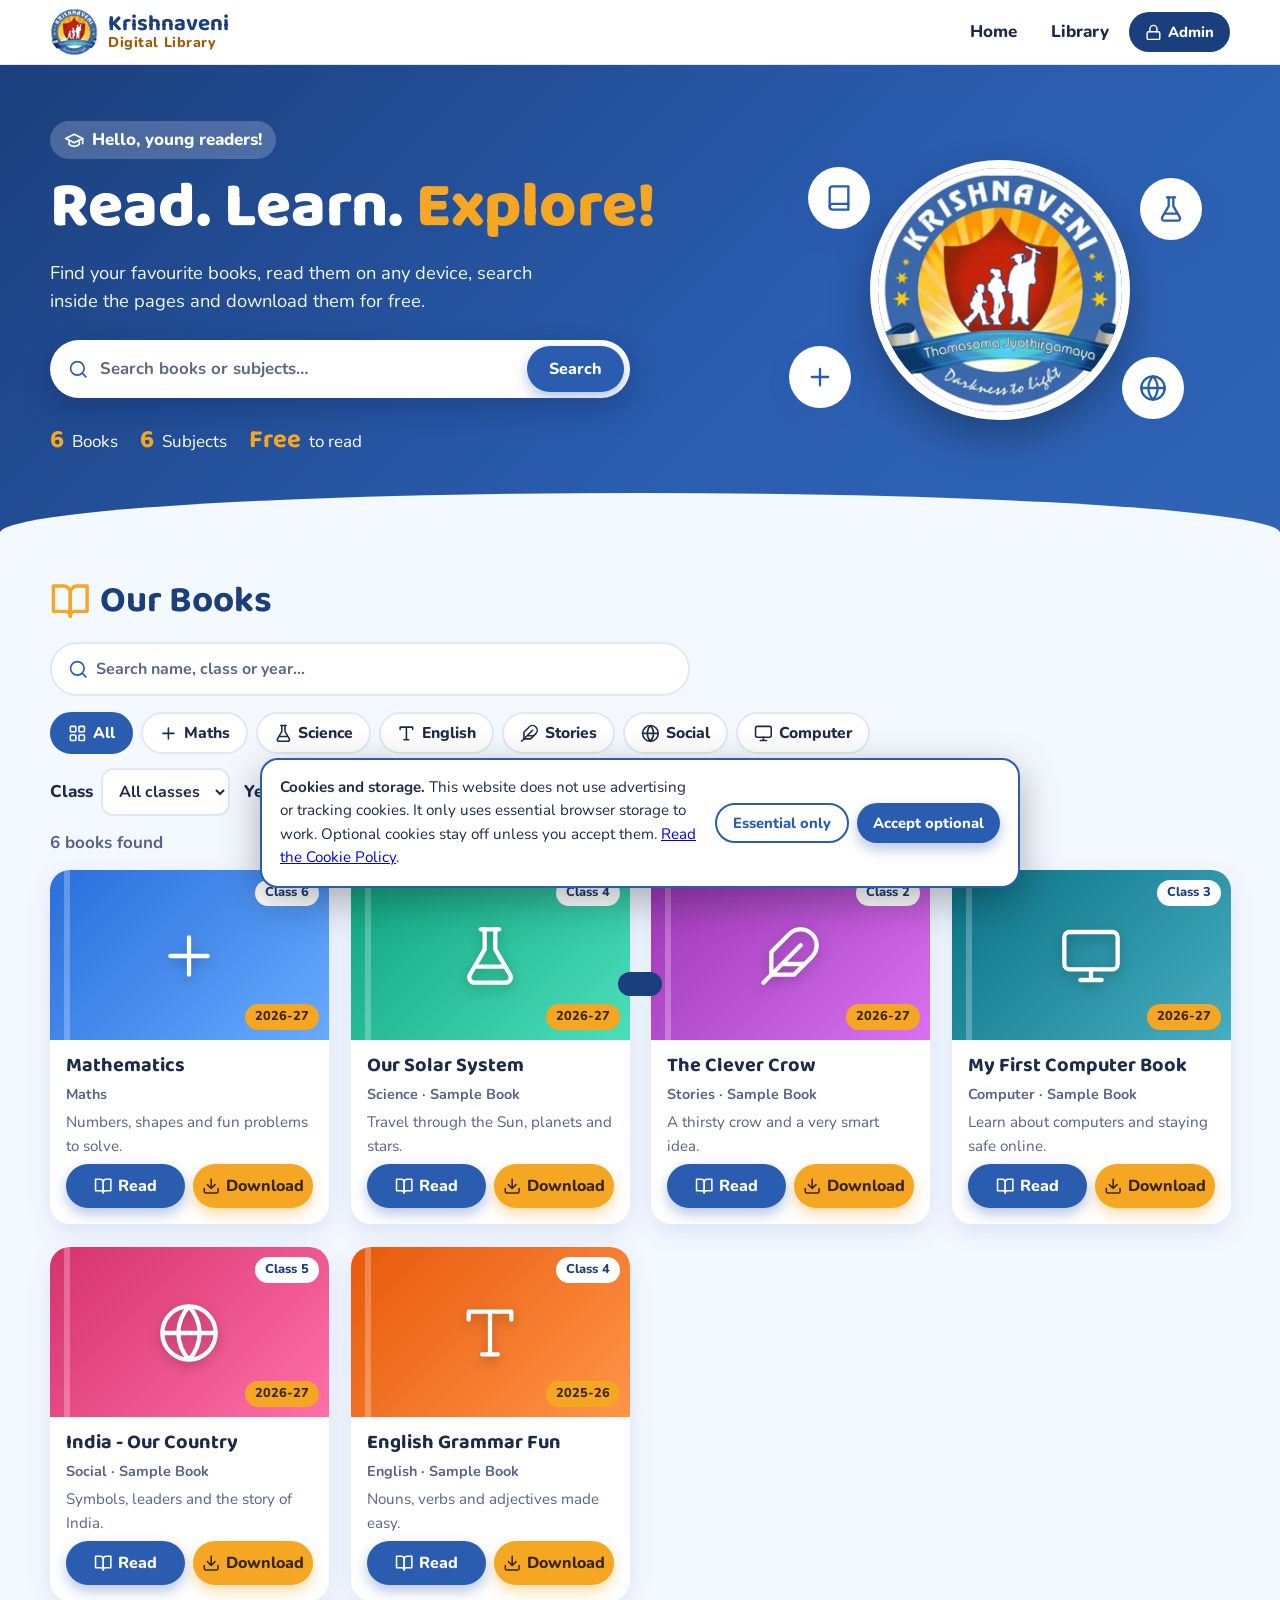
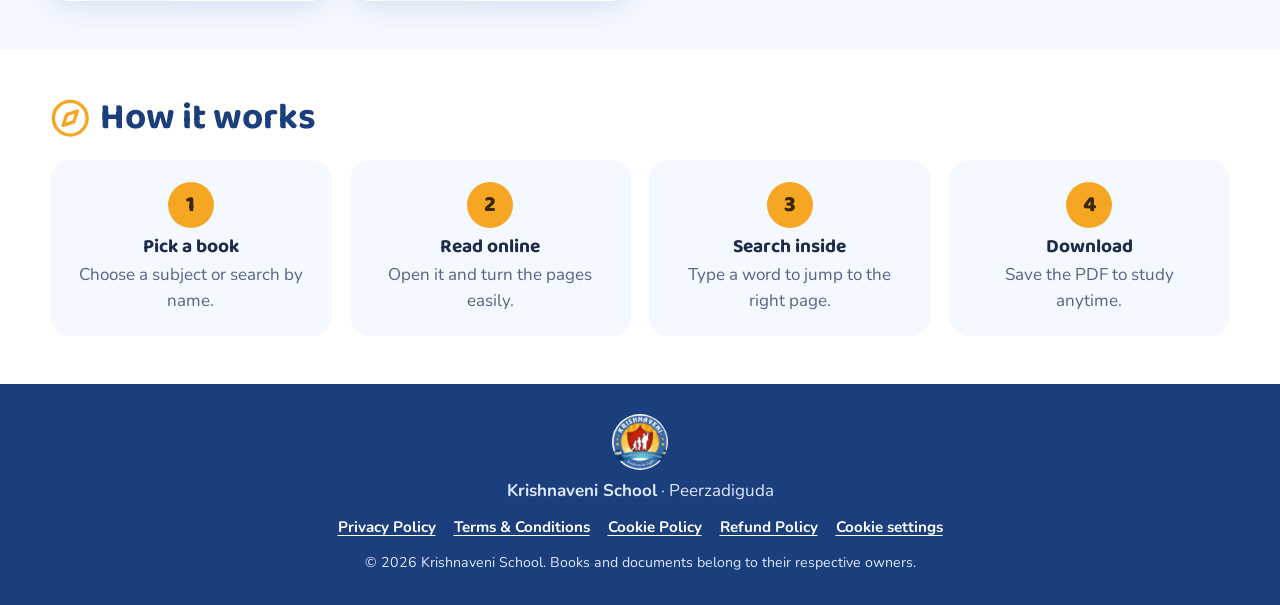
<file: index.html>
<!DOCTYPE html>
<html lang="en">
<head>
  <meta charset="UTF-8">
  <meta name="viewport" content="width=device-width, initial-scale=1">
  <title>Krishnaveni Digital Library</title>
  <meta name="description" content="Krishnaveni School Digital Library - read, search and download books online.">
  <link rel="icon" href="assets/logo.jpeg">
  <meta name="referrer" content="no-referrer">
  <link rel="stylesheet" href="css/fonts.css">
  <link rel="stylesheet" href="css/style.css">
</head>
<body>
<a class="skip-link" href="#main">Skip to main content</a>
<svg xmlns="http://www.w3.org/2000/svg" style="display:none" aria-hidden="true">
  <symbol id="i-menu" viewBox="0 0 24 24"><path d="M4 6h16M4 12h16M4 18h16"/></symbol>
  <symbol id="i-lock" viewBox="0 0 24 24"><rect x="3" y="11" width="18" height="11" rx="2"/><path d="M7 11V7a5 5 0 0 1 10 0v4"/></symbol>
  <symbol id="i-search" viewBox="0 0 24 24"><circle cx="11" cy="11" r="8"/><path d="m21 21-4.3-4.3"/></symbol>
  <symbol id="i-book-open" viewBox="0 0 24 24"><path d="M2 3h6a4 4 0 0 1 4 4v14a3 3 0 0 0-3-3H2z"/><path d="M22 3h-6a4 4 0 0 0-4 4v14a3 3 0 0 1 3-3h7z"/></symbol>
  <symbol id="i-library" viewBox="0 0 24 24"><path d="M4 19.5A2.5 2.5 0 0 1 6.5 17H20"/><path d="M6.5 2H20v20H6.5A2.5 2.5 0 0 1 4 19.5v-15A2.5 2.5 0 0 1 6.5 2z"/></symbol>
  <symbol id="i-flask" viewBox="0 0 24 24"><path d="M10 2v7.5L4.5 19a2 2 0 0 0 1.8 3h11.4a2 2 0 0 0 1.8-3L14 9.5V2"/><path d="M8.5 2h7M7 16h10"/></symbol>
  <symbol id="i-plus" viewBox="0 0 24 24"><path d="M12 5v14M5 12h14"/></symbol>
  <symbol id="i-minus" viewBox="0 0 24 24"><path d="M5 12h14"/></symbol>
  <symbol id="i-globe" viewBox="0 0 24 24"><circle cx="12" cy="12" r="10"/><path d="M2 12h20"/><path d="M12 2a15.3 15.3 0 0 1 4 10 15.3 15.3 0 0 1-4 10 15.3 15.3 0 0 1-4-10 15.3 15.3 0 0 1 4-10z"/></symbol>
  <symbol id="i-type" viewBox="0 0 24 24"><path d="M4 7V4h16v3M9 20h6M12 4v16"/></symbol>
  <symbol id="i-feather" viewBox="0 0 24 24"><path d="M20.24 12.24a6 6 0 0 0-8.49-8.49L5 10.5V19h8.5z"/><path d="M16 8 2 22M17.5 15H9"/></symbol>
  <symbol id="i-monitor" viewBox="0 0 24 24"><rect x="2" y="3" width="20" height="14" rx="2"/><path d="M8 21h8M12 17v4"/></symbol>
  <symbol id="i-download" viewBox="0 0 24 24"><path d="M21 15v4a2 2 0 0 1-2 2H5a2 2 0 0 1-2-2v-4"/><path d="m7 10 5 5 5-5M12 15V3"/></symbol>
  <symbol id="i-upload" viewBox="0 0 24 24"><path d="M21 15v4a2 2 0 0 1-2 2H5a2 2 0 0 1-2-2v-4"/><path d="m17 8-5-5-5 5M12 3v12"/></symbol>
  <symbol id="i-trash" viewBox="0 0 24 24"><path d="M3 6h18M19 6l-1 14a2 2 0 0 1-2 2H8a2 2 0 0 1-2-2L5 6M10 11v6M14 11v6M9 6V4a1 1 0 0 1 1-1h4a1 1 0 0 1 1 1v2"/></symbol>
  <symbol id="i-x" viewBox="0 0 24 24"><path d="M18 6 6 18M6 6l12 12"/></symbol>
  <symbol id="i-chevron-left" viewBox="0 0 24 24"><path d="m15 18-6-6 6-6"/></symbol>
  <symbol id="i-chevron-right" viewBox="0 0 24 24"><path d="m9 18 6-6-6-6"/></symbol>
  <symbol id="i-chevron-up" viewBox="0 0 24 24"><path d="m18 15-6-6-6 6"/></symbol>
  <symbol id="i-chevron-down" viewBox="0 0 24 24"><path d="m6 9 6 6 6-6"/></symbol>
  <symbol id="i-compass" viewBox="0 0 24 24"><circle cx="12" cy="12" r="10"/><path d="m16.24 7.76-2.12 6.36-6.36 2.12 2.12-6.36z"/></symbol>
  <symbol id="i-grid" viewBox="0 0 24 24"><rect x="3" y="3" width="7" height="7" rx="1"/><rect x="14" y="3" width="7" height="7" rx="1"/><rect x="14" y="14" width="7" height="7" rx="1"/><rect x="3" y="14" width="7" height="7" rx="1"/></symbol>
  <symbol id="i-cap" viewBox="0 0 24 24"><path d="m22 10-10-5L2 10l10 5z"/><path d="M6 12v5c3 3 9 3 12 0v-5M22 10v6"/></symbol>
  <symbol id="i-alert" viewBox="0 0 24 24"><circle cx="12" cy="12" r="10"/><path d="M12 8v4M12 16h.01"/></symbol>
  <symbol id="i-external" viewBox="0 0 24 24"><path d="M15 3h6v6M10 14 21 3M18 13v6a2 2 0 0 1-2 2H5a2 2 0 0 1-2-2V8a2 2 0 0 1 2-2h6"/></symbol>
  <symbol id="i-edit" viewBox="0 0 24 24"><path d="M12 20h9"/><path d="M16.5 3.5a2.1 2.1 0 0 1 3 3L7 19l-4 1 1-4z"/></symbol>
  <symbol id="i-restore" viewBox="0 0 24 24"><path d="M3 12a9 9 0 1 0 3-6.7L3 8"/><path d="M3 3v5h5"/></symbol>
  <symbol id="i-calculator" viewBox="0 0 24 24"><rect x="4" y="2" width="16" height="20" rx="2"/><path d="M8 6h8M16 14v4M16 10h.01M12 10h.01M8 10h.01M12 14h.01M8 14h.01M12 18h.01M8 18h.01"/></symbol>
  <symbol id="i-atom" viewBox="0 0 24 24"><circle cx="12" cy="12" r="1"/><path d="M20.2 20.2c2.04-2.03.02-7.36-4.5-11.9-4.54-4.52-9.87-6.54-11.9-4.5-2.04 2.03-.02 7.36 4.5 11.9 4.54 4.52 9.87 6.54 11.9 4.5z"/><path d="M15.7 15.7c4.52-4.54 6.54-9.87 4.5-11.9-2.03-2.04-7.36-.02-11.9 4.5-4.52 4.54-6.54 9.87-4.5 11.9 2.03 2.04 7.36.02 11.9-4.5z"/></symbol>
  <symbol id="i-landmark" viewBox="0 0 24 24"><path d="M3 22h18M6 18v-7M10 18v-7M14 18v-7M18 18v-7M12 2l8 5H4z"/></symbol>
  <symbol id="i-map" viewBox="0 0 24 24"><path d="m3 6 6-3 6 3 6-3v15l-6 3-6-3-6 3z"/><path d="M9 3v15M15 6v15"/></symbol>
  <symbol id="i-palette" viewBox="0 0 24 24"><circle cx="13.5" cy="6.5" r=".5"/><circle cx="17.5" cy="10.5" r=".5"/><circle cx="8.5" cy="7.5" r=".5"/><circle cx="6.5" cy="12.5" r=".5"/><path d="M12 2C6.5 2 2 6.5 2 12s4.5 10 10 10c.9 0 1.5-.7 1.5-1.5 0-.4-.2-.8-.4-1.1-.3-.3-.4-.7-.4-1.1 0-.8.7-1.5 1.5-1.5H16c3.3 0 6-2.7 6-6 0-4.9-4.5-9-10-9z"/></symbol>
  <symbol id="i-music" viewBox="0 0 24 24"><path d="M9 18V5l12-2v13"/><circle cx="6" cy="18" r="3"/><circle cx="18" cy="16" r="3"/></symbol>
  <symbol id="i-trophy" viewBox="0 0 24 24"><path d="M6 9H4.5a2.5 2.5 0 0 1 0-5H6M18 9h1.5a2.5 2.5 0 0 0 0-5H18M4 22h16M10 14.66V17c0 .55-.47.98-.97 1.21C7.85 18.75 7 20.24 7 22M14 14.66V17c0 .55.47.98.97 1.21C16.15 18.75 17 20.24 17 22M18 2H6v7a6 6 0 0 0 12 0z"/></symbol>
  <symbol id="i-heart" viewBox="0 0 24 24"><path d="M19 14c1.49-1.46 3-3.21 3-5.5A5.5 5.5 0 0 0 16.5 3c-1.76 0-3 .5-4.5 2-1.5-1.5-2.74-2-4.5-2A5.5 5.5 0 0 0 2 8.5c0 2.3 1.5 4.05 3 5.5l7 7z"/></symbol>
  <symbol id="i-leaf" viewBox="0 0 24 24"><path d="M11 20A7 7 0 0 1 9.8 6.1C15.5 5 17 4.48 19 2c1 2 2 4.18 2 8 0 5.5-4.78 10-10 10z"/><path d="M2 21c0-3 1.85-5.36 5.08-6C9.5 14.52 12 13 13 12"/></symbol>
  <symbol id="i-lightbulb" viewBox="0 0 24 24"><path d="M15 14c.2-1 .7-1.7 1.5-2.5 1-.9 1.5-2.2 1.5-3.5A6 6 0 0 0 6 8c0 1 .2 2.2 1.5 3.5.7.7 1.3 1.5 1.5 2.5M9 18h6M10 22h4"/></symbol>
  <symbol id="i-pencil" viewBox="0 0 24 24"><path d="M17 3a2.85 2.83 0 1 1 4 4L7.5 20.5 2 22l1.5-5.5z"/><path d="m15 5 4 4"/></symbol>
  <symbol id="i-code" viewBox="0 0 24 24"><path d="m16 18 6-6-6-6M8 6l-6 6 6 6"/></symbol>
</svg>


<!-- ============ HEADER ============ -->
<header class="site-header">
  <div class="container header-inner">
    <a href="#home" class="brand">
      <img src="assets/logo.jpeg" alt="Krishnaveni School logo">
      <span><strong>Krishnaveni</strong><small>Digital Library</small></span>
    </a>
    <button class="menu-toggle" id="menuToggle" aria-label="Open menu" aria-expanded="false"><svg class="ic" aria-hidden="true"><use href="#i-menu"/></svg></button>
    <nav class="main-nav" id="mainNav">
      <a href="#home">Home</a>
      <a href="#library">Library</a>
      <a class="btn btn-small btn-admin" href="admin/"><svg class="ic" aria-hidden="true"><use href="#i-lock"/></svg> Admin</a>
    </nav>
  </div>
</header>

<main id="main">
  <!-- ============ HERO ============ -->
  <section class="hero" id="home">
    <div class="container hero-inner">
      <div class="hero-text">
        <p class="hello"><svg class="ic" aria-hidden="true"><use href="#i-cap"/></svg> Hello, young readers!</p>
        <h1>Read. Learn. <span>Explore!</span></h1>
        <p class="lead">Find your favourite books, read them on any device, search inside the pages and download them for free.</p>
        <form class="hero-search" id="heroSearch" role="search">
          <span class="s-icon" aria-hidden="true"><svg class="ic" aria-hidden="true"><use href="#i-search"/></svg></span>
          <input type="search" id="bookSearch" placeholder="Search books or subjects…" aria-label="Search books" autocomplete="off">
          <button class="btn btn-primary" type="submit">Search</button>
        </form>
        <ul class="hero-stats">
          <li><b id="statBooks">0</b> Books</li>
          <li><b id="statCats">0</b> Subjects</li>
          <li><b>Free</b> to read</li>
        </ul>
      </div>
      <div class="hero-art" aria-hidden="true">
        <div class="bubble b1"><svg class="ic" aria-hidden="true"><use href="#i-library"/></svg></div>
        <div class="bubble b2"><svg class="ic" aria-hidden="true"><use href="#i-flask"/></svg></div>
        <div class="bubble b3"><svg class="ic" aria-hidden="true"><use href="#i-plus"/></svg></div>
        <div class="bubble b4"><svg class="ic" aria-hidden="true"><use href="#i-globe"/></svg></div>
        <img src="assets/logo.jpeg" alt="">
      </div>
    </div>
  </section>

  <!-- ============ LIBRARY ============ -->
  <section class="section" id="library">
    <div class="container">
      <h2 class="section-title"><svg class="ic" aria-hidden="true"><use href="#i-book-open"/></svg> Our Books</h2>
      <div class="library-search">
        <svg class="ic" aria-hidden="true"><use href="#i-search"/></svg>
        <input type="search" id="libSearch" placeholder="Search name, class or year…" aria-label="Search the library" autocomplete="off">
        <button type="button" class="icon-btn small hidden" id="libClear" aria-label="Clear search"><svg class="ic" aria-hidden="true"><use href="#i-x"/></svg></button>
      </div>
      <div class="filters">
        <div class="chips" id="categoryChips" role="group" aria-label="Filter by subject"></div>
        <div class="select-group">
          <label class="grade-select">Class
            <select id="gradeFilter">
              <option value="all">All classes</option>
            </select>
          </label>
          <label class="grade-select">Year
            <select id="yearFilter">
              <option value="all">All years</option>
            </select>
          </label>
        </div>
      </div>
      <p class="result-info" id="resultInfo" role="status"></p>
      <div class="book-grid" id="bookGrid"></div>
      <div class="empty hidden" id="emptyState">
        <div class="big"><svg class="ic" aria-hidden="true"><use href="#i-search"/></svg></div>
        <h3>No books found</h3>
        <p>Try another word or choose “All”.</p>
      </div>
    </div>
  </section>

  <!-- ============ HOW TO ============ -->
  <section class="section alt">
    <div class="container">
      <h2 class="section-title"><svg class="ic" aria-hidden="true"><use href="#i-compass"/></svg> How it works</h2>
      <div class="steps">
        <div class="step"><span>1</span><h3>Pick a book</h3><p>Choose a subject or search by name.</p></div>
        <div class="step"><span>2</span><h3>Read online</h3><p>Open it and turn the pages easily.</p></div>
        <div class="step"><span>3</span><h3>Search inside</h3><p>Type a word to jump to the right page.</p></div>
        <div class="step"><span>4</span><h3>Download</h3><p>Save the PDF to study anytime.</p></div>
      </div>
    </div>
  </section>
</main>

<footer class="site-footer">
  <div class="container">
    <img src="assets/logo.jpeg" alt="">
    <p><strong data-school="name">Krishnaveni School</strong> &middot; <span data-school="location" data-optional></span></p>
    <p class="footer-contact" data-footer-contact></p>
    <nav class="footer-links" aria-label="Legal and policies">
      <a href="privacy/">Privacy Policy</a>
      <a href="terms/">Terms &amp; Conditions</a>
      <a href="cookies/">Cookie Policy</a>
      <a href="refund/">Refund Policy</a>
      <button type="button" class="link-btn" data-cookie-settings>Cookie settings</button>
    </nav>
    <small>&copy; <span data-year></span> <span data-school="name">Krishnaveni School</span>. Books and documents belong to their respective owners.</small>
  </div>
</footer>

<!-- ============ PDF READER ============ -->
<div class="reader hidden" id="reader" role="dialog" aria-modal="true" aria-label="PDF reader">
  <div class="reader-bar">
    <button class="icon-btn" id="rClose" title="Close (Esc)" aria-label="Close"><svg class="ic" aria-hidden="true"><use href="#i-x"/></svg></button>
    <h3 class="reader-title" id="rTitle">Book</h3>
    <div class="reader-nav">
      <button class="icon-btn" id="rPrev" title="Previous page" aria-label="Previous page"><svg class="ic" aria-hidden="true"><use href="#i-chevron-left"/></svg></button>
      <span class="page-box"><input type="number" id="rPage" min="1" value="1" aria-label="Page number"> / <span id="rTotal">1</span></span>
      <button class="icon-btn" id="rNext" title="Next page" aria-label="Next page"><svg class="ic" aria-hidden="true"><use href="#i-chevron-right"/></svg></button>
    </div>
    <div class="reader-zoom">
      <button class="icon-btn" id="rZoomOut" title="Zoom out" aria-label="Zoom out"><svg class="ic" aria-hidden="true"><use href="#i-minus"/></svg></button>
      <span id="rZoomLabel">100%</span>
      <button class="icon-btn" id="rZoomIn" title="Zoom in" aria-label="Zoom in"><svg class="ic" aria-hidden="true"><use href="#i-plus"/></svg></button>
    </div>
    <form class="reader-search" id="rSearchForm">
      <input type="search" id="rSearch" placeholder="Search in this book…" aria-label="Search in this book">
      <button class="icon-btn" type="submit" aria-label="Search"><svg class="ic" aria-hidden="true"><use href="#i-search"/></svg></button>
    </form>
    <a class="btn btn-small btn-accent" id="rDownload" download aria-label="Download this book"><svg class="ic" aria-hidden="true"><use href="#i-download"/></svg><span class="nav-text"> Download</span></a>
  </div>

  <div class="reader-body">
    <div class="reader-stage" id="rStage">
      <div class="reader-loading" id="rLoading"><div class="spinner"></div><p>Opening book…</p></div>
      <div class="reader-error hidden" id="rError"></div>
      <div class="page-wrap hidden" id="pageWrap">
        <canvas id="rCanvas"></canvas>
        <div class="textLayer" id="rText"></div>
      </div>
    </div>
    <aside class="results hidden" id="rResults">
      <div class="results-head">
        <strong id="rResultCount">Results</strong>
        <span>
          <button class="icon-btn small" id="rMatchPrev" aria-label="Previous match"><svg class="ic" aria-hidden="true"><use href="#i-chevron-up"/></svg></button>
          <button class="icon-btn small" id="rMatchNext" aria-label="Next match"><svg class="ic" aria-hidden="true"><use href="#i-chevron-down"/></svg></button>
          <button class="icon-btn small" id="rResultsClose" aria-label="Close results"><svg class="ic" aria-hidden="true"><use href="#i-x"/></svg></button>
        </span>
      </div>
      <ul id="rResultList"></ul>
    </aside>
  </div>
</div>

<div class="toast" id="toast" role="status" aria-live="polite"></div>

<noscript><p class="noscript">Please turn on JavaScript to use the library.</p></noscript>
<script src="vendor/jquery.min.js"></script>
<script src="vendor/pdf.min.js"></script>
<script src="js/books.js"></script>
<script src="js/store.js"></script>
<script src="js/site.js"></script>
<script src="js/app.js"></script>
</body>
</html>
</file>
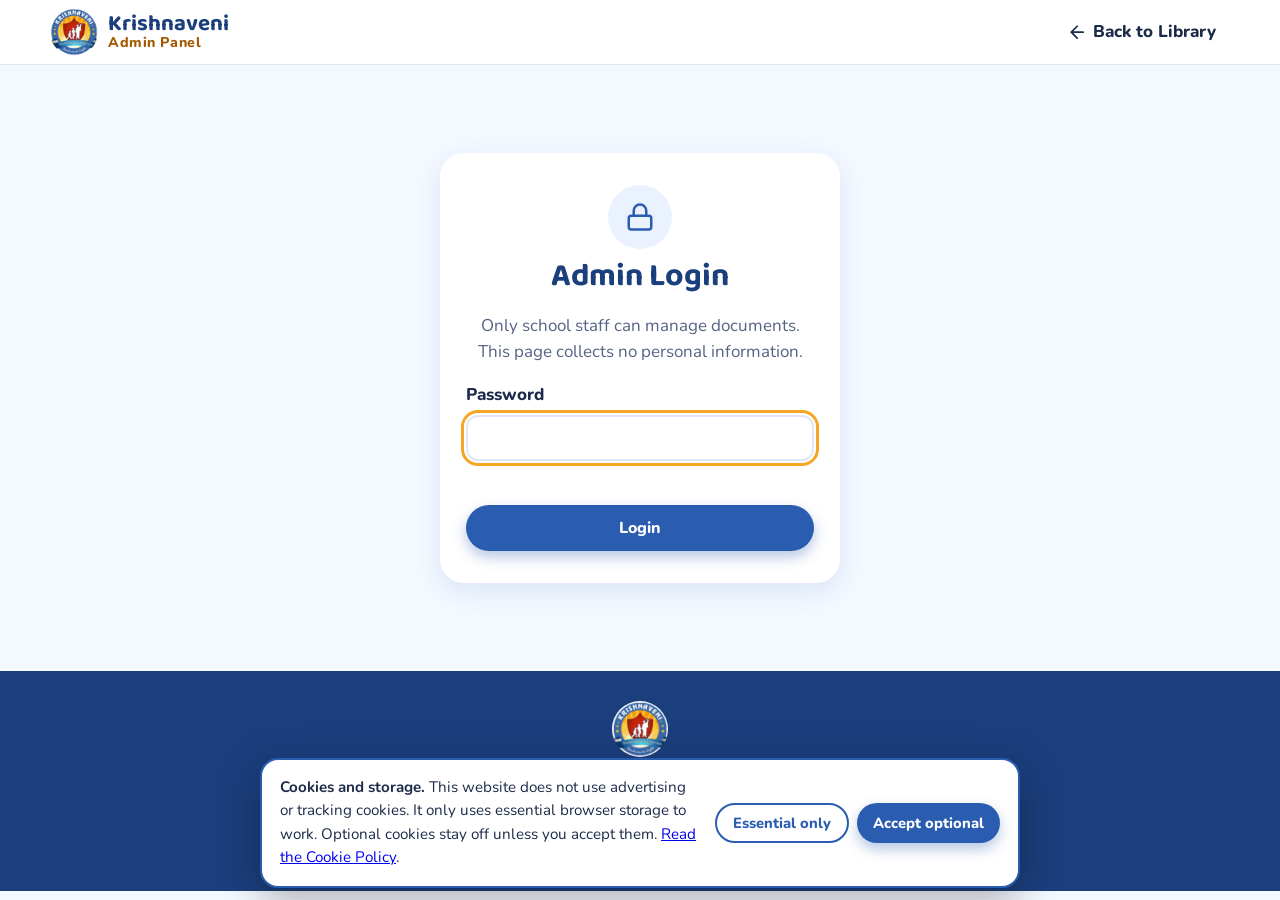
<file: admin/index.html>
<!DOCTYPE html>
<html lang="en">
<head>
  <meta charset="UTF-8">
  <meta name="viewport" content="width=device-width, initial-scale=1">
  <title>Admin - Krishnaveni Digital Library</title>
  <meta name="robots" content="noindex, nofollow">
  <link rel="icon" href="../assets/logo.jpeg">
  <meta name="referrer" content="no-referrer">
  <link rel="stylesheet" href="../css/fonts.css">
  <link rel="stylesheet" href="../css/style.css">
</head>
<body class="admin-page">
<a class="skip-link" href="#main">Skip to main content</a>
<svg xmlns="http://www.w3.org/2000/svg" style="display:none" aria-hidden="true">
  <symbol id="i-lock" viewBox="0 0 24 24"><rect x="3" y="11" width="18" height="11" rx="2"/><path d="M7 11V7a5 5 0 0 1 10 0v4"/></symbol>
  <symbol id="i-search" viewBox="0 0 24 24"><circle cx="11" cy="11" r="8"/><path d="m21 21-4.3-4.3"/></symbol>
  <symbol id="i-book-open" viewBox="0 0 24 24"><path d="M2 3h6a4 4 0 0 1 4 4v14a3 3 0 0 0-3-3H2z"/><path d="M22 3h-6a4 4 0 0 0-4 4v14a3 3 0 0 1 3-3h7z"/></symbol>
  <symbol id="i-library" viewBox="0 0 24 24"><path d="M4 19.5A2.5 2.5 0 0 1 6.5 17H20"/><path d="M6.5 2H20v20H6.5A2.5 2.5 0 0 1 4 19.5v-15A2.5 2.5 0 0 1 6.5 2z"/></symbol>
  <symbol id="i-flask" viewBox="0 0 24 24"><path d="M10 2v7.5L4.5 19a2 2 0 0 0 1.8 3h11.4a2 2 0 0 0 1.8-3L14 9.5V2"/><path d="M8.5 2h7M7 16h10"/></symbol>
  <symbol id="i-plus" viewBox="0 0 24 24"><path d="M12 5v14M5 12h14"/></symbol>
  <symbol id="i-globe" viewBox="0 0 24 24"><circle cx="12" cy="12" r="10"/><path d="M2 12h20"/><path d="M12 2a15.3 15.3 0 0 1 4 10 15.3 15.3 0 0 1-4 10 15.3 15.3 0 0 1-4-10 15.3 15.3 0 0 1 4-10z"/></symbol>
  <symbol id="i-type" viewBox="0 0 24 24"><path d="M4 7V4h16v3M9 20h6M12 4v16"/></symbol>
  <symbol id="i-feather" viewBox="0 0 24 24"><path d="M20.24 12.24a6 6 0 0 0-8.49-8.49L5 10.5V19h8.5z"/><path d="M16 8 2 22M17.5 15H9"/></symbol>
  <symbol id="i-monitor" viewBox="0 0 24 24"><rect x="2" y="3" width="20" height="14" rx="2"/><path d="M8 21h8M12 17v4"/></symbol>
  <symbol id="i-download" viewBox="0 0 24 24"><path d="M21 15v4a2 2 0 0 1-2 2H5a2 2 0 0 1-2-2v-4"/><path d="m7 10 5 5 5-5M12 15V3"/></symbol>
  <symbol id="i-upload" viewBox="0 0 24 24"><path d="M21 15v4a2 2 0 0 1-2 2H5a2 2 0 0 1-2-2v-4"/><path d="m17 8-5-5-5 5M12 3v12"/></symbol>
  <symbol id="i-trash" viewBox="0 0 24 24"><path d="M3 6h18M19 6l-1 14a2 2 0 0 1-2 2H8a2 2 0 0 1-2-2L5 6M10 11v6M14 11v6M9 6V4a1 1 0 0 1 1-1h4a1 1 0 0 1 1 1v2"/></symbol>
  <symbol id="i-x" viewBox="0 0 24 24"><path d="M18 6 6 18M6 6l12 12"/></symbol>
  <symbol id="i-grid" viewBox="0 0 24 24"><rect x="3" y="3" width="7" height="7" rx="1"/><rect x="14" y="3" width="7" height="7" rx="1"/><rect x="14" y="14" width="7" height="7" rx="1"/><rect x="3" y="14" width="7" height="7" rx="1"/></symbol>
  <symbol id="i-cap" viewBox="0 0 24 24"><path d="m22 10-10-5L2 10l10 5z"/><path d="M6 12v5c3 3 9 3 12 0v-5M22 10v6"/></symbol>
  <symbol id="i-alert" viewBox="0 0 24 24"><circle cx="12" cy="12" r="10"/><path d="M12 8v4M12 16h.01"/></symbol>
  <symbol id="i-external" viewBox="0 0 24 24"><path d="M15 3h6v6M10 14 21 3M18 13v6a2 2 0 0 1-2 2H5a2 2 0 0 1-2-2V8a2 2 0 0 1 2-2h6"/></symbol>
  <symbol id="i-edit" viewBox="0 0 24 24"><path d="M12 20h9"/><path d="M16.5 3.5a2.1 2.1 0 0 1 3 3L7 19l-4 1 1-4z"/></symbol>
  <symbol id="i-restore" viewBox="0 0 24 24"><path d="M3 12a9 9 0 1 0 3-6.7L3 8"/><path d="M3 3v5h5"/></symbol>
  <symbol id="i-arrow-left" viewBox="0 0 24 24"><path d="M19 12H5M12 19l-7-7 7-7"/></symbol>
  <symbol id="i-logout" viewBox="0 0 24 24"><path d="M9 21H5a2 2 0 0 1-2-2V5a2 2 0 0 1 2-2h4M16 17l5-5-5-5M21 12H9"/></symbol>
  <symbol id="i-folder" viewBox="0 0 24 24"><path d="M20 20a2 2 0 0 0 2-2V8a2 2 0 0 0-2-2h-7.9a2 2 0 0 1-1.7-.9l-.8-1.2A2 2 0 0 0 7.9 3H4a2 2 0 0 0-2 2v13a2 2 0 0 0 2 2z"/></symbol>
  <symbol id="i-calculator" viewBox="0 0 24 24"><rect x="4" y="2" width="16" height="20" rx="2"/><path d="M8 6h8M16 14v4M16 10h.01M12 10h.01M8 10h.01M12 14h.01M8 14h.01M12 18h.01M8 18h.01"/></symbol>
  <symbol id="i-atom" viewBox="0 0 24 24"><circle cx="12" cy="12" r="1"/><path d="M20.2 20.2c2.04-2.03.02-7.36-4.5-11.9-4.54-4.52-9.87-6.54-11.9-4.5-2.04 2.03-.02 7.36 4.5 11.9 4.54 4.52 9.87 6.54 11.9 4.5z"/><path d="M15.7 15.7c4.52-4.54 6.54-9.87 4.5-11.9-2.03-2.04-7.36-.02-11.9 4.5-4.52 4.54-6.54 9.87-4.5 11.9 2.03 2.04 7.36.02 11.9-4.5z"/></symbol>
  <symbol id="i-landmark" viewBox="0 0 24 24"><path d="M3 22h18M6 18v-7M10 18v-7M14 18v-7M18 18v-7M12 2l8 5H4z"/></symbol>
  <symbol id="i-map" viewBox="0 0 24 24"><path d="m3 6 6-3 6 3 6-3v15l-6 3-6-3-6 3z"/><path d="M9 3v15M15 6v15"/></symbol>
  <symbol id="i-palette" viewBox="0 0 24 24"><circle cx="13.5" cy="6.5" r=".5"/><circle cx="17.5" cy="10.5" r=".5"/><circle cx="8.5" cy="7.5" r=".5"/><circle cx="6.5" cy="12.5" r=".5"/><path d="M12 2C6.5 2 2 6.5 2 12s4.5 10 10 10c.9 0 1.5-.7 1.5-1.5 0-.4-.2-.8-.4-1.1-.3-.3-.4-.7-.4-1.1 0-.8.7-1.5 1.5-1.5H16c3.3 0 6-2.7 6-6 0-4.9-4.5-9-10-9z"/></symbol>
  <symbol id="i-music" viewBox="0 0 24 24"><path d="M9 18V5l12-2v13"/><circle cx="6" cy="18" r="3"/><circle cx="18" cy="16" r="3"/></symbol>
  <symbol id="i-trophy" viewBox="0 0 24 24"><path d="M6 9H4.5a2.5 2.5 0 0 1 0-5H6M18 9h1.5a2.5 2.5 0 0 0 0-5H18M4 22h16M10 14.66V17c0 .55-.47.98-.97 1.21C7.85 18.75 7 20.24 7 22M14 14.66V17c0 .55.47.98.97 1.21C16.15 18.75 17 20.24 17 22M18 2H6v7a6 6 0 0 0 12 0z"/></symbol>
  <symbol id="i-heart" viewBox="0 0 24 24"><path d="M19 14c1.49-1.46 3-3.21 3-5.5A5.5 5.5 0 0 0 16.5 3c-1.76 0-3 .5-4.5 2-1.5-1.5-2.74-2-4.5-2A5.5 5.5 0 0 0 2 8.5c0 2.3 1.5 4.05 3 5.5l7 7z"/></symbol>
  <symbol id="i-leaf" viewBox="0 0 24 24"><path d="M11 20A7 7 0 0 1 9.8 6.1C15.5 5 17 4.48 19 2c1 2 2 4.18 2 8 0 5.5-4.78 10-10 10z"/><path d="M2 21c0-3 1.85-5.36 5.08-6C9.5 14.52 12 13 13 12"/></symbol>
  <symbol id="i-lightbulb" viewBox="0 0 24 24"><path d="M15 14c.2-1 .7-1.7 1.5-2.5 1-.9 1.5-2.2 1.5-3.5A6 6 0 0 0 6 8c0 1 .2 2.2 1.5 3.5.7.7 1.3 1.5 1.5 2.5M9 18h6M10 22h4"/></symbol>
  <symbol id="i-pencil" viewBox="0 0 24 24"><path d="M17 3a2.85 2.83 0 1 1 4 4L7.5 20.5 2 22l1.5-5.5z"/><path d="m15 5 4 4"/></symbol>
  <symbol id="i-code" viewBox="0 0 24 24"><path d="m16 18 6-6-6-6M8 6l-6 6 6 6"/></symbol>
</svg>


<header class="site-header">
  <div class="container header-inner">
    <a href="../" class="brand">
      <img src="../assets/logo.jpeg" alt="Krishnaveni School logo">
      <span><strong>Krishnaveni</strong><small>Admin Panel</small></span>
    </a>
    <nav class="main-nav admin-nav">
      <a href="../" aria-label="Back to library"><svg class="ic" aria-hidden="true"><use href="#i-arrow-left"/></svg><span class="nav-text"> Back to Library</span></a>
      <button class="btn btn-small btn-ghost hidden" id="logoutBtn" type="button" aria-label="Logout"><svg class="ic" aria-hidden="true"><use href="#i-logout"/></svg><span class="nav-text"> Logout</span></button>
    </nav>
  </div>
</header>

<main id="main">
  <!-- ===== Login ===== -->
  <section class="section" id="loginView">
    <div class="container">
      <div class="login-card">
        <div class="login-icon"><svg class="ic" aria-hidden="true"><use href="#i-lock"/></svg></div>
        <h1>Admin Login</h1>
        <p class="muted">Only school staff can manage documents. This page collects no personal information.</p>
        <form id="loginForm" autocomplete="off">
          <label>Password
            <input type="password" id="adminPass" required autocomplete="current-password">
          </label>
          <p class="form-msg" id="loginMsg" role="alert"></p>
          <button class="btn btn-primary btn-block" type="submit">Login</button>
        </form>
      </div>
    </div>
  </section>

  <!-- ===== Dashboard ===== -->
  <section class="section hidden" id="dashView">
    <div class="container">
      <div class="tabs" role="tablist">
        <button class="tab active" data-tab="docs" type="button" role="tab">Documents</button>
        <button class="tab" data-tab="lists" type="button" role="tab">Subjects, Classes &amp; Years</button>
      </div>

      <div id="tabDocs">
      <div class="dash-head">
        <h1 class="section-title"><svg class="ic" aria-hidden="true"><use href="#i-folder"/></svg> Manage Documents</h1>
        <button class="btn btn-primary" id="addBtn" type="button"><svg class="ic" aria-hidden="true"><use href="#i-plus"/></svg> Add Document</button>
      </div>

      <div class="stat-tiles">
        <div class="tile"><b id="tTotal">0</b><span>Total shown</span></div>
        <div class="tile"><b id="tUp">0</b><span>Uploaded by admin</span></div>
        <div class="tile"><b id="tBuilt">0</b><span>Built-in books</span></div>
        <div class="tile"><b id="tHidden">0</b><span>Removed</span></div>
      </div>

      <div class="admin-tools">
        <div class="search-box">
          <svg class="ic" aria-hidden="true"><use href="#i-search"/></svg>
          <input type="search" id="docSearch" placeholder="Search documents…" aria-label="Search documents">
        </div>
        <select id="docCategory" aria-label="Filter by subject"></select>
        <select id="docGradeFilter" aria-label="Filter by class"></select>
        <select id="docYearFilter" aria-label="Filter by year"></select>
      </div>

      <div class="table-wrap">
        <table class="doc-table">
          <thead>
            <tr><th>Document</th><th>Subject</th><th>Class</th><th>Year</th><th>Type</th><th>Size</th><th class="th-actions">Actions</th></tr>
          </thead>
          <tbody id="docRows"></tbody>
        </table>
        <div class="empty hidden" id="docEmpty"><p>No documents found.</p></div>
      </div>

      <p class="muted note">Uploaded files are saved in this browser on this computer. To share a book with every student, copy the PDF into the <b>books</b> folder and add it in <b>js/books.js</b>. Built-in books can be edited or removed here, and restored later.</p>
      </div>

      <div id="tabLists" class="hidden">
        <div class="list-cards">
          <div class="list-card">
            <div class="list-head"><h2>Subjects</h2><button class="btn btn-small btn-primary add-item" data-kind="subjects" type="button"><svg class="ic" aria-hidden="true"><use href="#i-plus"/></svg> Add</button></div>
            <ul class="item-list" id="listSubjects"></ul>
          </div>
          <div class="list-card">
            <div class="list-head"><h2>Classes</h2><button class="btn btn-small btn-primary add-item" data-kind="grades" type="button"><svg class="ic" aria-hidden="true"><use href="#i-plus"/></svg> Add</button></div>
            <ul class="item-list" id="listGrades"></ul>
          </div>
          <div class="list-card">
            <div class="list-head"><h2>Years</h2><button class="btn btn-small btn-primary add-item" data-kind="years" type="button"><svg class="ic" aria-hidden="true"><use href="#i-plus"/></svg> Add</button></div>
            <ul class="item-list" id="listYears"></ul>
          </div>
        </div>
        <p class="muted note">Renaming updates every document that uses it. An item that still has documents cannot be deleted; move or delete those documents first.</p>
      </div>
    </div>
  </section>
</main>

<footer class="site-footer">
  <div class="container">
    <img src="../assets/logo.jpeg" alt="">
    <p><strong data-school="name">Krishnaveni School</strong> &middot; <span data-school="location" data-optional></span></p>
    <p class="footer-contact" data-footer-contact></p>
    <nav class="footer-links" aria-label="Legal and policies">
      <a href="../privacy/">Privacy Policy</a>
      <a href="../terms/">Terms &amp; Conditions</a>
      <a href="../cookies/">Cookie Policy</a>
      <a href="../refund/">Refund Policy</a>
      <button type="button" class="link-btn" data-cookie-settings>Cookie settings</button>
    </nav>
    <small>&copy; <span data-year></span> <span data-school="name">Krishnaveni School</span>. Books and documents belong to their respective owners.</small>
  </div>
</footer>

<!-- ===== Add / Edit modal ===== -->
<div class="modal hidden" id="docModal" role="dialog" aria-modal="true" aria-labelledby="docModalTitle">
  <div class="modal-box">
    <button class="modal-close" data-close aria-label="Close"><svg class="ic" aria-hidden="true"><use href="#i-x"/></svg></button>
    <h2 id="docModalTitle">Add Document</h2>
    <form id="docForm">
      <input type="hidden" id="docId">
      <label id="fileLabel"><span id="fileLabelText">PDF file</span>
        <input type="file" id="docFile" accept="application/pdf,.pdf">
      </label>
      <p class="muted small-note hidden" id="builtinNote">This is a built-in book. You can change its details, but its PDF file is set in the <b>books</b> folder.</p>
      <label>File name (shown to students)
        <input type="text" id="docName" maxlength="80" placeholder="e.g. Class 6 Science Chapter 1" required>
      </label>
      <div class="two-col three">
        <label>Year
          <select id="docYear" required></select>
        </label>
        <label>Class
          <select id="docGrade" required></select>
        </label>
        <label>Subject
          <select id="docCat" required></select>
        </label>
      </div>
      <p class="muted small-note">Choose the year first, then the class, then the subject. Each list only shows what is linked to your choice.</p>
      <label>Short description <small>(optional)</small>
        <input type="text" id="docDesc" maxlength="140" placeholder="What is this book about?">
      </label>
      <label class="check" id="docConsentWrap">
        <input type="checkbox" id="docConsent">
        <span>I confirm I have the right to share this document and that it contains no personal details of students or staff.</span>
      </label>
      <p class="form-msg" id="docMsg" role="alert"></p>
      <div class="form-actions">
        <button class="btn btn-ghost" type="button" data-close>Cancel</button>
        <button class="btn btn-primary" type="submit" id="docSubmit">Save</button>
      </div>
    </form>
  </div>
</div>

<!-- ===== Add / Edit subject, class, year ===== -->
<div class="modal hidden" id="itemModal" role="dialog" aria-modal="true" aria-labelledby="itemTitle">
  <div class="modal-box small-box">
    <button class="modal-close" data-close aria-label="Close"><svg class="ic" aria-hidden="true"><use href="#i-x"/></svg></button>
    <h2 id="itemTitle">Add</h2>
    <form id="itemForm" autocomplete="off">
      <label><span id="itemNameLabel">Name</span>
        <input type="text" id="itemName" maxlength="30" required>
      </label>
      <div id="subjectExtras">
        <div class="field-label">Icon <small>(optional - pick one that matches the subject)</small></div>
        <input type="hidden" id="itemIcon" value="">
        <div class="icon-picker" id="iconPicker" role="radiogroup" aria-label="Subject icon"></div>
        <label>Colour <small>(optional)</small>
          <input type="color" id="itemColor" value="#2a6fdb">
        </label>
      </div>
      <div id="mapWrap" class="hidden">
        <div class="field-label"><span id="mapLabel">Available for</span> <small>(pick at least one)</small></div>
        <div class="map-tools">
          <button type="button" class="link-btn dark" id="mapAll">Select all</button>
          <button type="button" class="link-btn dark" id="mapNone">Clear</button>
        </div>
        <div class="check-grid" id="mapGroup"></div>
      </div>
      <p class="form-msg" id="itemMsg" role="alert"></p>
      <div class="form-actions">
        <button class="btn btn-ghost" type="button" data-close>Cancel</button>
        <button class="btn btn-primary" type="submit">Save</button>
      </div>
    </form>
  </div>
</div>

<div class="toast" id="toast" role="status" aria-live="polite"></div>

<script src="../vendor/jquery.min.js"></script>
<script src="../js/books.js"></script>
<script src="../js/store.js"></script>
<script src="../js/site.js"></script>
<script src="../js/admin.js"></script>
</body>
</html>
</file>
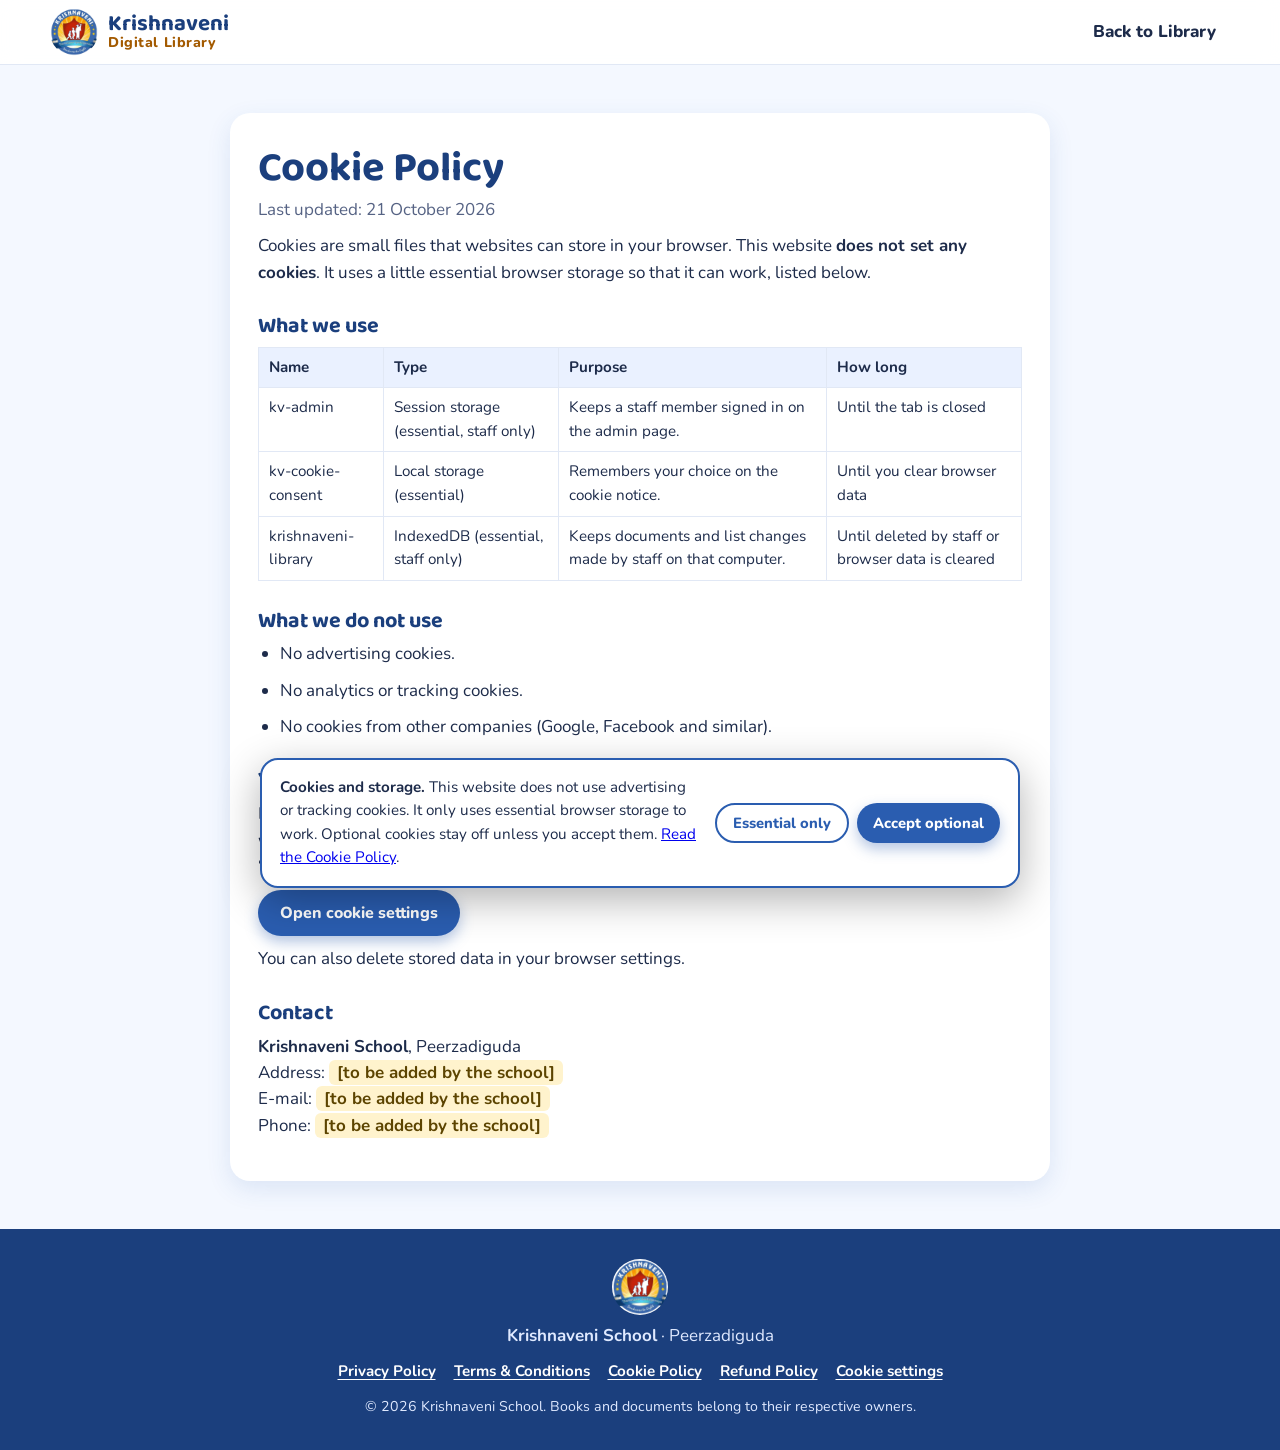
<file: cookies/index.html>
<!DOCTYPE html>
<html lang="en">
<head>
  <meta charset="UTF-8">
  <meta name="viewport" content="width=device-width, initial-scale=1">
  <title>Cookie Policy - Krishnaveni Digital Library</title>
  <meta name="description" content="Cookies and browser storage used by the Krishnaveni School Digital Library.">
  <link rel="icon" href="../assets/logo.jpeg">
  <meta name="referrer" content="no-referrer">
  <link rel="stylesheet" href="../css/fonts.css">
  <link rel="stylesheet" href="../css/style.css">
</head>
<body>
<a class="skip-link" href="#main">Skip to main content</a>
<header class="site-header">
  <div class="container header-inner">
    <a href="../" class="brand">
      <img src="../assets/logo.jpeg" alt="Krishnaveni School logo">
      <span><strong>Krishnaveni</strong><small>Digital Library</small></span>
    </a>
    <nav class="main-nav admin-nav" aria-label="Main">
      <a href="../">Back to Library</a>
    </nav>
  </div>
</header>

<main id="main" class="section">
  <div class="container legal">
    <h1>Cookie Policy</h1>
    <p class="muted">Last updated: <span data-school="updated"></span></p>

    <p>Cookies are small files that websites can store in your browser. This website <strong>does not set any cookies</strong>. It uses a little essential browser storage so that it can work, listed below.</p>

    <h2>What we use</h2>
    <table>
      <thead><tr><th>Name</th><th>Type</th><th>Purpose</th><th>How long</th></tr></thead>
      <tbody>
        <tr><td>kv-admin</td><td>Session storage (essential, staff only)</td><td>Keeps a staff member signed in on the admin page.</td><td>Until the tab is closed</td></tr>
        <tr><td>kv-cookie-consent</td><td>Local storage (essential)</td><td>Remembers your choice on the cookie notice.</td><td>Until you clear browser data</td></tr>
        <tr><td>krishnaveni-library</td><td>IndexedDB (essential, staff only)</td><td>Keeps documents and list changes made by staff on that computer.</td><td>Until deleted by staff or browser data is cleared</td></tr>
      </tbody>
    </table>

    <h2>What we do not use</h2>
    <ul>
      <li>No advertising cookies.</li>
      <li>No analytics or tracking cookies.</li>
      <li>No cookies from other companies (Google, Facebook and similar).</li>
    </ul>

    <h2>Your choice</h2>
    <p>Essential storage is needed for the website to work. Optional cookies are not used at the moment; if we ever add them (for example visitor statistics), they will stay switched off unless you press &ldquo;Accept optional&rdquo; on the cookie notice. You can change your choice any time:</p>
    <p><button type="button" class="btn btn-primary" data-cookie-settings>Open cookie settings</button></p>
    <p>You can also delete stored data in your browser settings.</p>

    <h2>Contact</h2>
    <p><strong data-school="name">Krishnaveni School</strong>, <span data-school="location"></span><br>Address: <span data-school="address"></span><br>E-mail: <span data-school="email"></span><br>Phone: <span data-school="phone"></span></p>

  </div>
</main>

<footer class="site-footer">
  <div class="container">
    <img src="../assets/logo.jpeg" alt="">
    <p><strong data-school="name">Krishnaveni School</strong> &middot; <span data-school="location" data-optional></span></p>
    <p class="footer-contact" data-footer-contact></p>
    <nav class="footer-links" aria-label="Legal and policies">
      <a href="../privacy/">Privacy Policy</a>
      <a href="../terms/">Terms &amp; Conditions</a>
      <a href="../cookies/">Cookie Policy</a>
      <a href="../refund/">Refund Policy</a>
      <button type="button" class="link-btn" data-cookie-settings>Cookie settings</button>
    </nav>
    <small>&copy; <span data-year></span> <span data-school="name">Krishnaveni School</span>. Books and documents belong to their respective owners.</small>
  </div>
</footer>

<script src="../js/books.js"></script>
<script src="../js/site.js"></script>
</body>
</html>
</file>
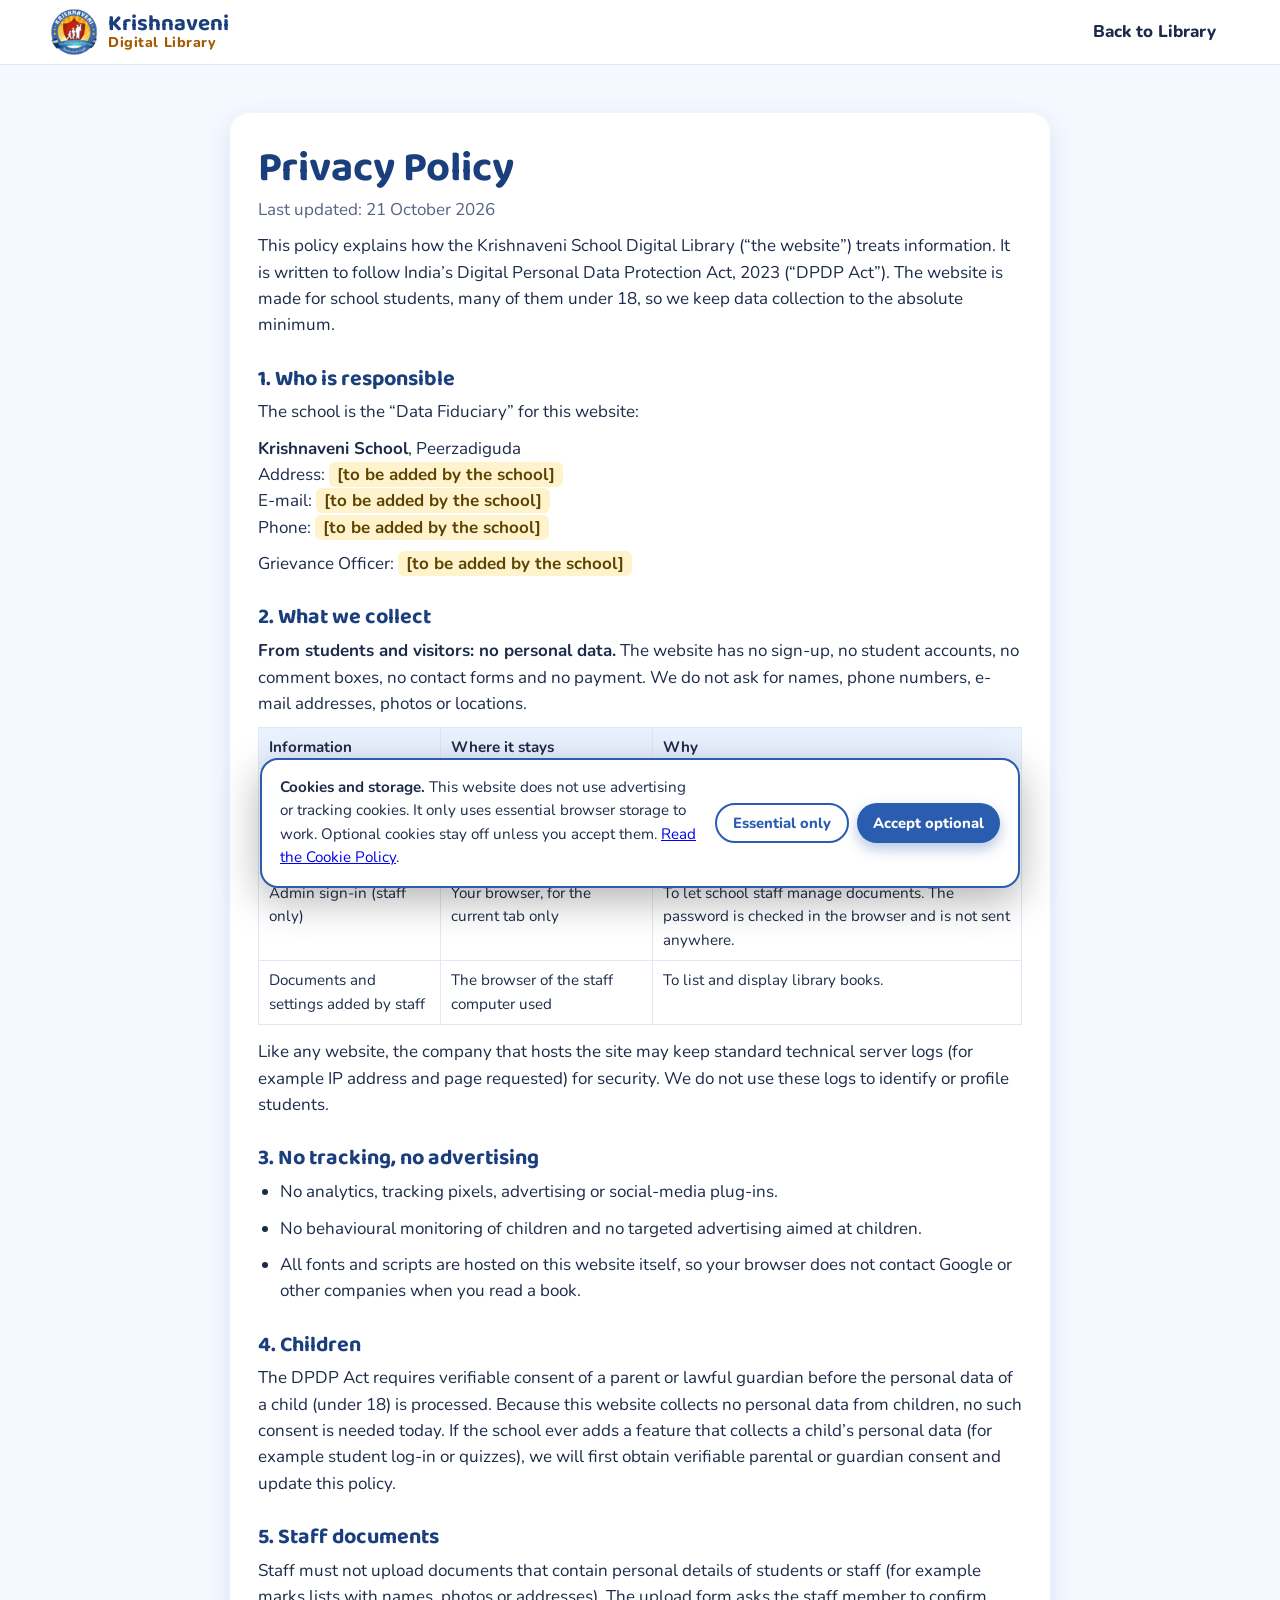
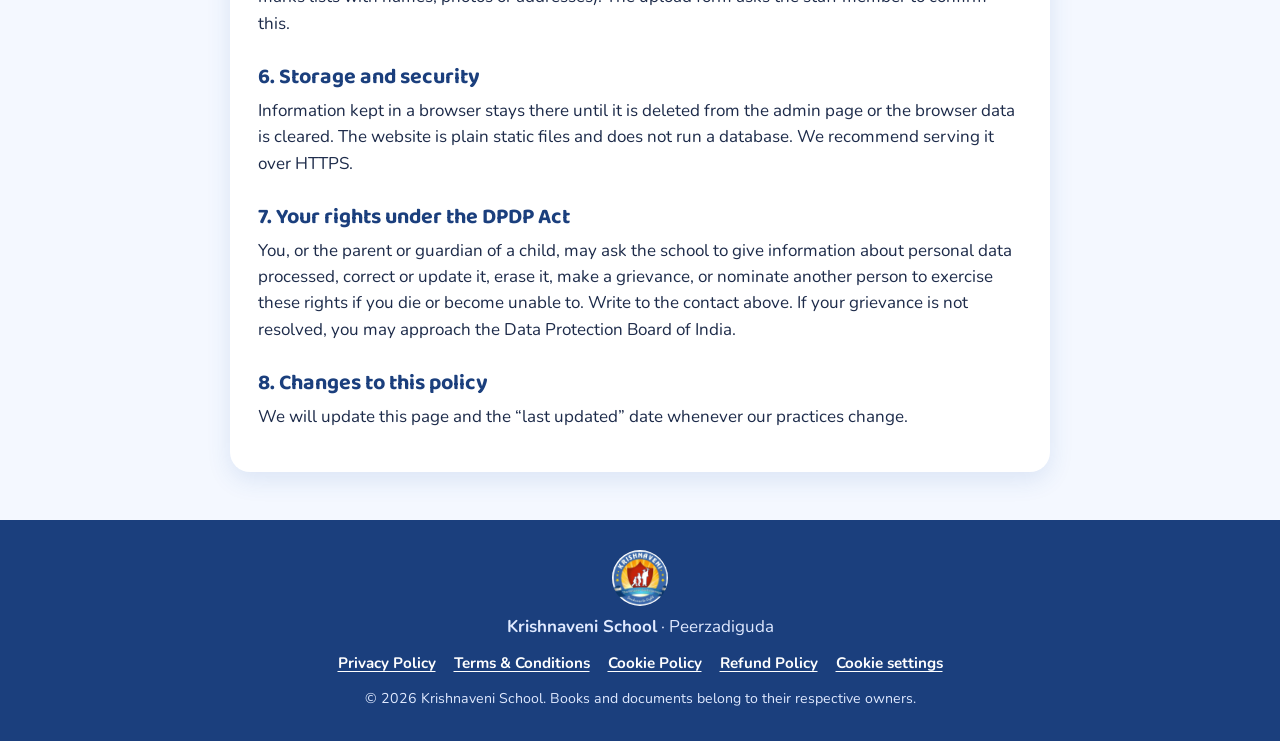
<file: privacy/index.html>
<!DOCTYPE html>
<html lang="en">
<head>
  <meta charset="UTF-8">
  <meta name="viewport" content="width=device-width, initial-scale=1">
  <title>Privacy Policy - Krishnaveni Digital Library</title>
  <meta name="description" content="How the Krishnaveni School Digital Library handles information.">
  <link rel="icon" href="../assets/logo.jpeg">
  <meta name="referrer" content="no-referrer">
  <link rel="stylesheet" href="../css/fonts.css">
  <link rel="stylesheet" href="../css/style.css">
</head>
<body>
<a class="skip-link" href="#main">Skip to main content</a>
<header class="site-header">
  <div class="container header-inner">
    <a href="../" class="brand">
      <img src="../assets/logo.jpeg" alt="Krishnaveni School logo">
      <span><strong>Krishnaveni</strong><small>Digital Library</small></span>
    </a>
    <nav class="main-nav admin-nav" aria-label="Main">
      <a href="../">Back to Library</a>
    </nav>
  </div>
</header>

<main id="main" class="section">
  <div class="container legal">
    <h1>Privacy Policy</h1>
    <p class="muted">Last updated: <span data-school="updated"></span></p>

    <p>This policy explains how the Krishnaveni School Digital Library (&ldquo;the website&rdquo;) treats information. It is written to follow India&rsquo;s Digital Personal Data Protection Act, 2023 (&ldquo;DPDP Act&rdquo;). The website is made for school students, many of them under 18, so we keep data collection to the absolute minimum.</p>

    <h2>1. Who is responsible</h2>
    <p>The school is the &ldquo;Data Fiduciary&rdquo; for this website:</p>
    <p><strong data-school="name">Krishnaveni School</strong>, <span data-school="location"></span><br>Address: <span data-school="address"></span><br>E-mail: <span data-school="email"></span><br>Phone: <span data-school="phone"></span></p>
    <p>Grievance Officer: <span data-school="grievanceOfficer"></span></p>

    <h2>2. What we collect</h2>
    <p><strong>From students and visitors: no personal data.</strong> The website has no sign-up, no student accounts, no comment boxes, no contact forms and no payment. We do not ask for names, phone numbers, e-mail addresses, photos or locations.</p>
    <table>
      <thead><tr><th>Information</th><th>Where it stays</th><th>Why</th></tr></thead>
      <tbody>
        <tr><td>Words you type in the search boxes</td><td>Only in your browser. Never sent to us or anyone else.</td><td>To find books and words inside a book.</td></tr>
        <tr><td>Your cookie choice</td><td>Your browser (local storage)</td><td>To remember your choice on the cookie notice.</td></tr>
        <tr><td>Admin sign-in (staff only)</td><td>Your browser, for the current tab only</td><td>To let school staff manage documents. The password is checked in the browser and is not sent anywhere.</td></tr>
        <tr><td>Documents and settings added by staff</td><td>The browser of the staff computer used</td><td>To list and display library books.</td></tr>
      </tbody>
    </table>
    <p>Like any website, the company that hosts the site may keep standard technical server logs (for example IP address and page requested) for security. We do not use these logs to identify or profile students.</p>

    <h2>3. No tracking, no advertising</h2>
    <ul>
      <li>No analytics, tracking pixels, advertising or social-media plug-ins.</li>
      <li>No behavioural monitoring of children and no targeted advertising aimed at children.</li>
      <li>All fonts and scripts are hosted on this website itself, so your browser does not contact Google or other companies when you read a book.</li>
    </ul>

    <h2>4. Children</h2>
    <p>The DPDP Act requires verifiable consent of a parent or lawful guardian before the personal data of a child (under 18) is processed. Because this website collects no personal data from children, no such consent is needed today. If the school ever adds a feature that collects a child&rsquo;s personal data (for example student log-in or quizzes), we will first obtain verifiable parental or guardian consent and update this policy.</p>

    <h2>5. Staff documents</h2>
    <p>Staff must not upload documents that contain personal details of students or staff (for example marks lists with names, photos or addresses). The upload form asks the staff member to confirm this.</p>

    <h2>6. Storage and security</h2>
    <p>Information kept in a browser stays there until it is deleted from the admin page or the browser data is cleared. The website is plain static files and does not run a database. We recommend serving it over HTTPS.</p>

    <h2>7. Your rights under the DPDP Act</h2>
    <p>You, or the parent or guardian of a child, may ask the school to give information about personal data processed, correct or update it, erase it, make a grievance, or nominate another person to exercise these rights if you die or become unable to. Write to the contact above. If your grievance is not resolved, you may approach the Data Protection Board of India.</p>

    <h2>8. Changes to this policy</h2>
    <p>We will update this page and the &ldquo;last updated&rdquo; date whenever our practices change.</p>

  </div>
</main>

<footer class="site-footer">
  <div class="container">
    <img src="../assets/logo.jpeg" alt="">
    <p><strong data-school="name">Krishnaveni School</strong> &middot; <span data-school="location" data-optional></span></p>
    <p class="footer-contact" data-footer-contact></p>
    <nav class="footer-links" aria-label="Legal and policies">
      <a href="../privacy/">Privacy Policy</a>
      <a href="../terms/">Terms &amp; Conditions</a>
      <a href="../cookies/">Cookie Policy</a>
      <a href="../refund/">Refund Policy</a>
      <button type="button" class="link-btn" data-cookie-settings>Cookie settings</button>
    </nav>
    <small>&copy; <span data-year></span> <span data-school="name">Krishnaveni School</span>. Books and documents belong to their respective owners.</small>
  </div>
</footer>

<script src="../js/books.js"></script>
<script src="../js/site.js"></script>
</body>
</html>
</file>
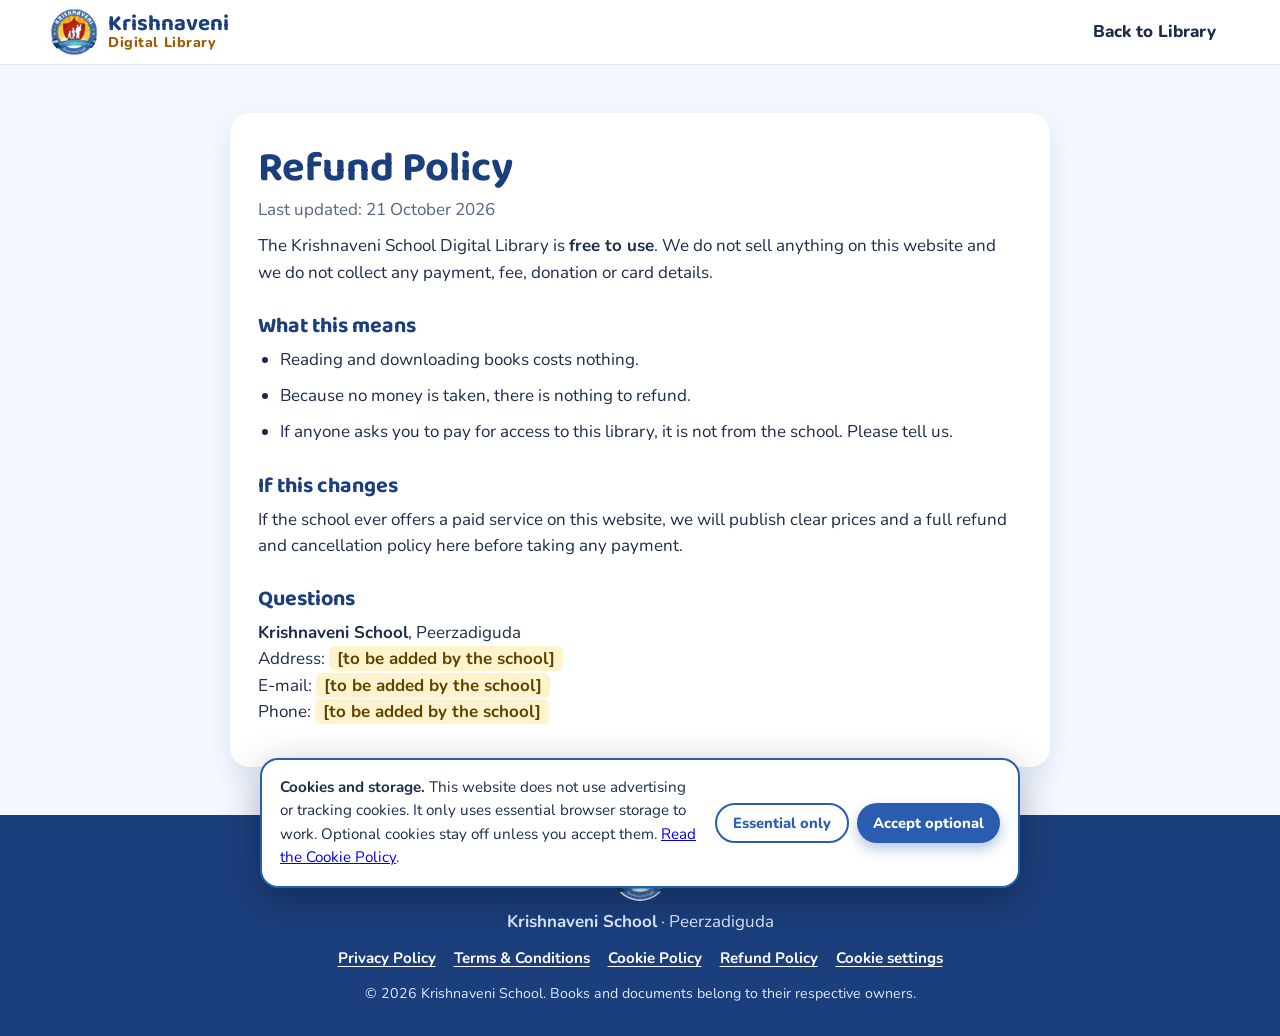
<file: refund/index.html>
<!DOCTYPE html>
<html lang="en">
<head>
  <meta charset="UTF-8">
  <meta name="viewport" content="width=device-width, initial-scale=1">
  <title>Refund Policy - Krishnaveni Digital Library</title>
  <meta name="description" content="Refund policy for the Krishnaveni School Digital Library (free service).">
  <link rel="icon" href="../assets/logo.jpeg">
  <meta name="referrer" content="no-referrer">
  <link rel="stylesheet" href="../css/fonts.css">
  <link rel="stylesheet" href="../css/style.css">
</head>
<body>
<a class="skip-link" href="#main">Skip to main content</a>
<header class="site-header">
  <div class="container header-inner">
    <a href="../" class="brand">
      <img src="../assets/logo.jpeg" alt="Krishnaveni School logo">
      <span><strong>Krishnaveni</strong><small>Digital Library</small></span>
    </a>
    <nav class="main-nav admin-nav" aria-label="Main">
      <a href="../">Back to Library</a>
    </nav>
  </div>
</header>

<main id="main" class="section">
  <div class="container legal">
    <h1>Refund Policy</h1>
    <p class="muted">Last updated: <span data-school="updated"></span></p>

    <p>The Krishnaveni School Digital Library is <strong>free to use</strong>. We do not sell anything on this website and we do not collect any payment, fee, donation or card details.</p>

    <h2>What this means</h2>
    <ul>
      <li>Reading and downloading books costs nothing.</li>
      <li>Because no money is taken, there is nothing to refund.</li>
      <li>If anyone asks you to pay for access to this library, it is not from the school. Please tell us.</li>
    </ul>

    <h2>If this changes</h2>
    <p>If the school ever offers a paid service on this website, we will publish clear prices and a full refund and cancellation policy here before taking any payment.</p>

    <h2>Questions</h2>
    <p><strong data-school="name">Krishnaveni School</strong>, <span data-school="location"></span><br>Address: <span data-school="address"></span><br>E-mail: <span data-school="email"></span><br>Phone: <span data-school="phone"></span></p>

  </div>
</main>

<footer class="site-footer">
  <div class="container">
    <img src="../assets/logo.jpeg" alt="">
    <p><strong data-school="name">Krishnaveni School</strong> &middot; <span data-school="location" data-optional></span></p>
    <p class="footer-contact" data-footer-contact></p>
    <nav class="footer-links" aria-label="Legal and policies">
      <a href="../privacy/">Privacy Policy</a>
      <a href="../terms/">Terms &amp; Conditions</a>
      <a href="../cookies/">Cookie Policy</a>
      <a href="../refund/">Refund Policy</a>
      <button type="button" class="link-btn" data-cookie-settings>Cookie settings</button>
    </nav>
    <small>&copy; <span data-year></span> <span data-school="name">Krishnaveni School</span>. Books and documents belong to their respective owners.</small>
  </div>
</footer>

<script src="../js/books.js"></script>
<script src="../js/site.js"></script>
</body>
</html>
</file>
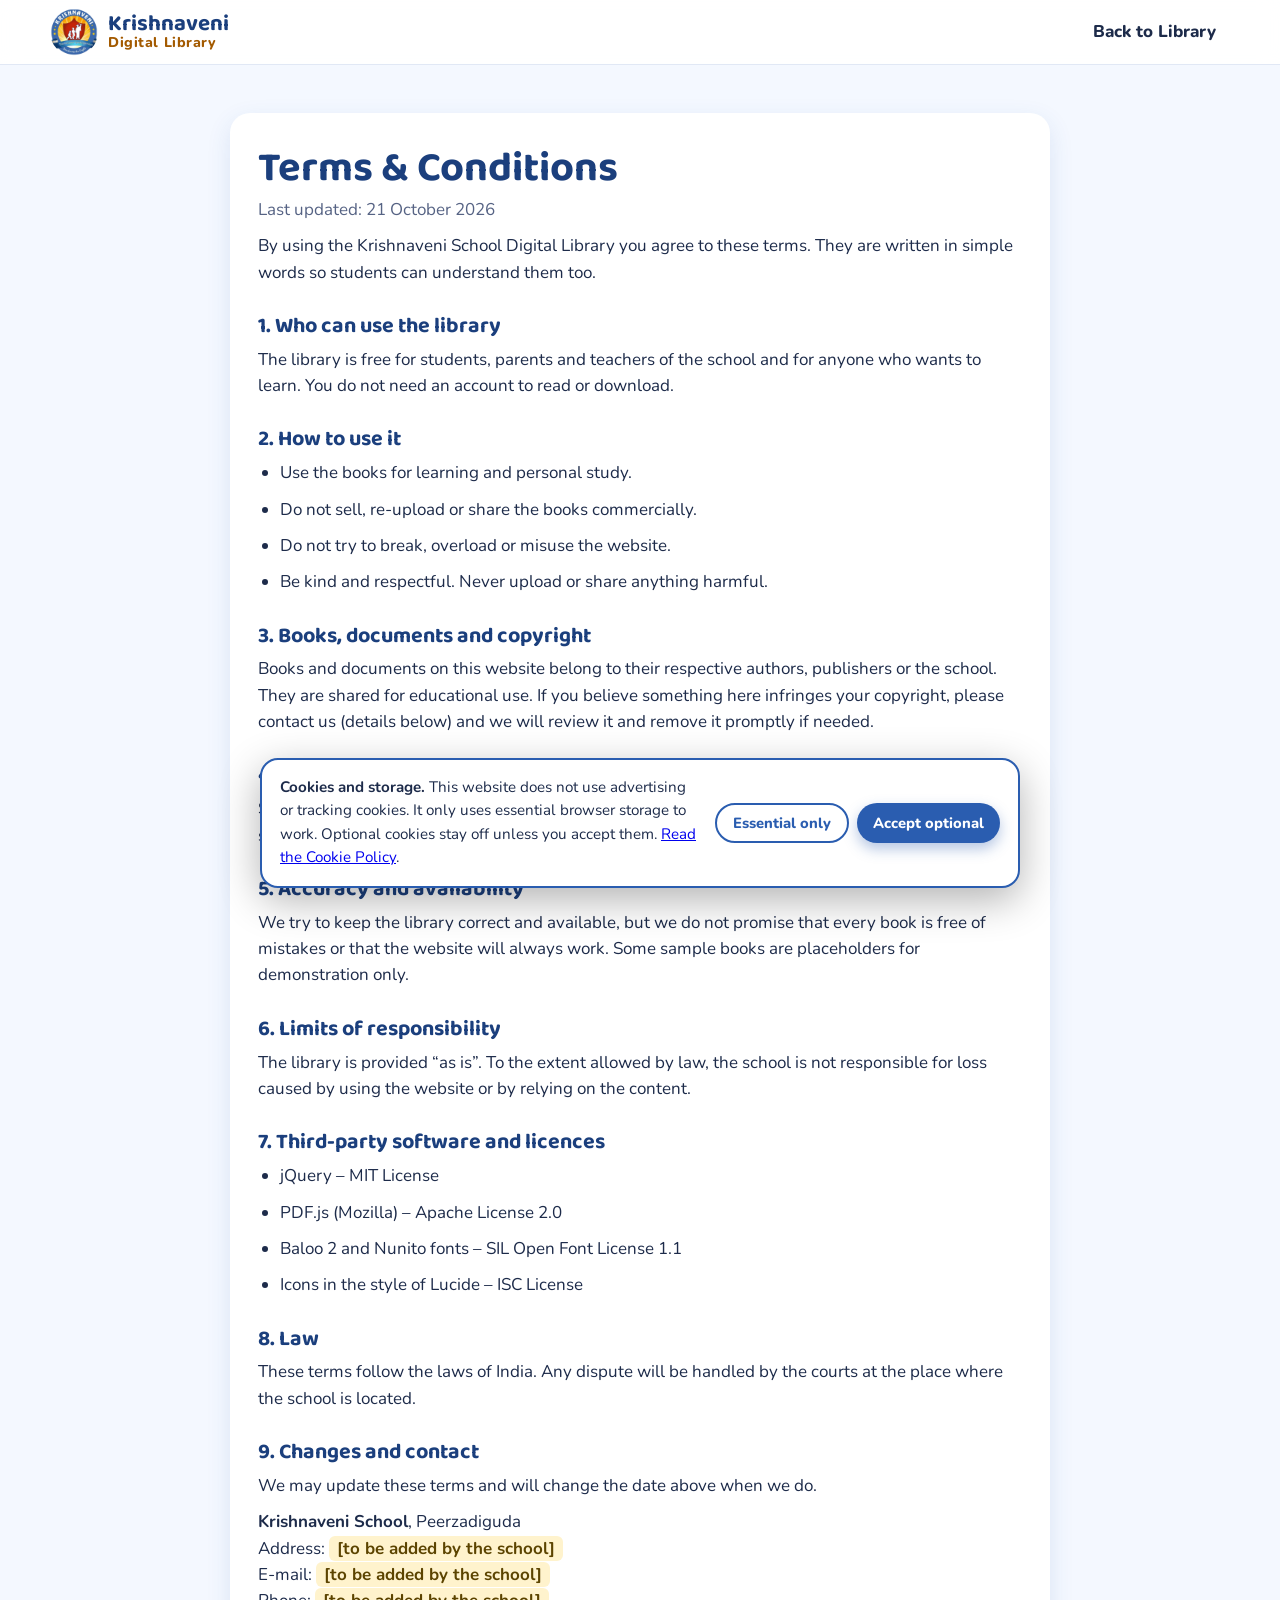
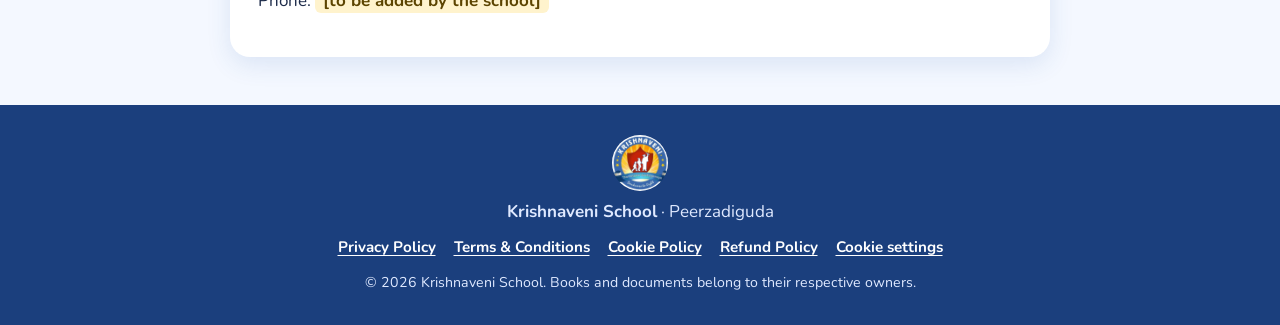
<file: terms/index.html>
<!DOCTYPE html>
<html lang="en">
<head>
  <meta charset="UTF-8">
  <meta name="viewport" content="width=device-width, initial-scale=1">
  <title>Terms &amp; Conditions - Krishnaveni Digital Library</title>
  <meta name="description" content="Terms of use for the Krishnaveni School Digital Library.">
  <link rel="icon" href="../assets/logo.jpeg">
  <meta name="referrer" content="no-referrer">
  <link rel="stylesheet" href="../css/fonts.css">
  <link rel="stylesheet" href="../css/style.css">
</head>
<body>
<a class="skip-link" href="#main">Skip to main content</a>
<header class="site-header">
  <div class="container header-inner">
    <a href="../" class="brand">
      <img src="../assets/logo.jpeg" alt="Krishnaveni School logo">
      <span><strong>Krishnaveni</strong><small>Digital Library</small></span>
    </a>
    <nav class="main-nav admin-nav" aria-label="Main">
      <a href="../">Back to Library</a>
    </nav>
  </div>
</header>

<main id="main" class="section">
  <div class="container legal">
    <h1>Terms &amp; Conditions</h1>
    <p class="muted">Last updated: <span data-school="updated"></span></p>

    <p>By using the Krishnaveni School Digital Library you agree to these terms. They are written in simple words so students can understand them too.</p>

    <h2>1. Who can use the library</h2>
    <p>The library is free for students, parents and teachers of the school and for anyone who wants to learn. You do not need an account to read or download.</p>

    <h2>2. How to use it</h2>
    <ul>
      <li>Use the books for learning and personal study.</li>
      <li>Do not sell, re-upload or share the books commercially.</li>
      <li>Do not try to break, overload or misuse the website.</li>
      <li>Be kind and respectful. Never upload or share anything harmful.</li>
    </ul>

    <h2>3. Books, documents and copyright</h2>
    <p>Books and documents on this website belong to their respective authors, publishers or the school. They are shared for educational use. If you believe something here infringes your copyright, please contact us (details below) and we will review it and remove it promptly if needed.</p>

    <h2>4. Staff and admin responsibilities</h2>
    <p>Staff who upload documents must have the right to share them, must not upload personal details of students or staff, and must keep the admin password private.</p>

    <h2>5. Accuracy and availability</h2>
    <p>We try to keep the library correct and available, but we do not promise that every book is free of mistakes or that the website will always work. Some sample books are placeholders for demonstration only.</p>

    <h2>6. Limits of responsibility</h2>
    <p>The library is provided &ldquo;as is&rdquo;. To the extent allowed by law, the school is not responsible for loss caused by using the website or by relying on the content.</p>

    <h2>7. Third-party software and licences</h2>
    <ul>
      <li>jQuery &ndash; MIT License</li>
      <li>PDF.js (Mozilla) &ndash; Apache License 2.0</li>
      <li>Baloo 2 and Nunito fonts &ndash; SIL Open Font License 1.1</li>
      <li>Icons in the style of Lucide &ndash; ISC License</li>
    </ul>

    <h2>8. Law</h2>
    <p>These terms follow the laws of India. Any dispute will be handled by the courts at the place where the school is located.</p>

    <h2>9. Changes and contact</h2>
    <p>We may update these terms and will change the date above when we do.</p>
    <p><strong data-school="name">Krishnaveni School</strong>, <span data-school="location"></span><br>Address: <span data-school="address"></span><br>E-mail: <span data-school="email"></span><br>Phone: <span data-school="phone"></span></p>

  </div>
</main>

<footer class="site-footer">
  <div class="container">
    <img src="../assets/logo.jpeg" alt="">
    <p><strong data-school="name">Krishnaveni School</strong> &middot; <span data-school="location" data-optional></span></p>
    <p class="footer-contact" data-footer-contact></p>
    <nav class="footer-links" aria-label="Legal and policies">
      <a href="../privacy/">Privacy Policy</a>
      <a href="../terms/">Terms &amp; Conditions</a>
      <a href="../cookies/">Cookie Policy</a>
      <a href="../refund/">Refund Policy</a>
      <button type="button" class="link-btn" data-cookie-settings>Cookie settings</button>
    </nav>
    <small>&copy; <span data-year></span> <span data-school="name">Krishnaveni School</span>. Books and documents belong to their respective owners.</small>
  </div>
</footer>

<script src="../js/books.js"></script>
<script src="../js/site.js"></script>
</body>
</html>
</file>
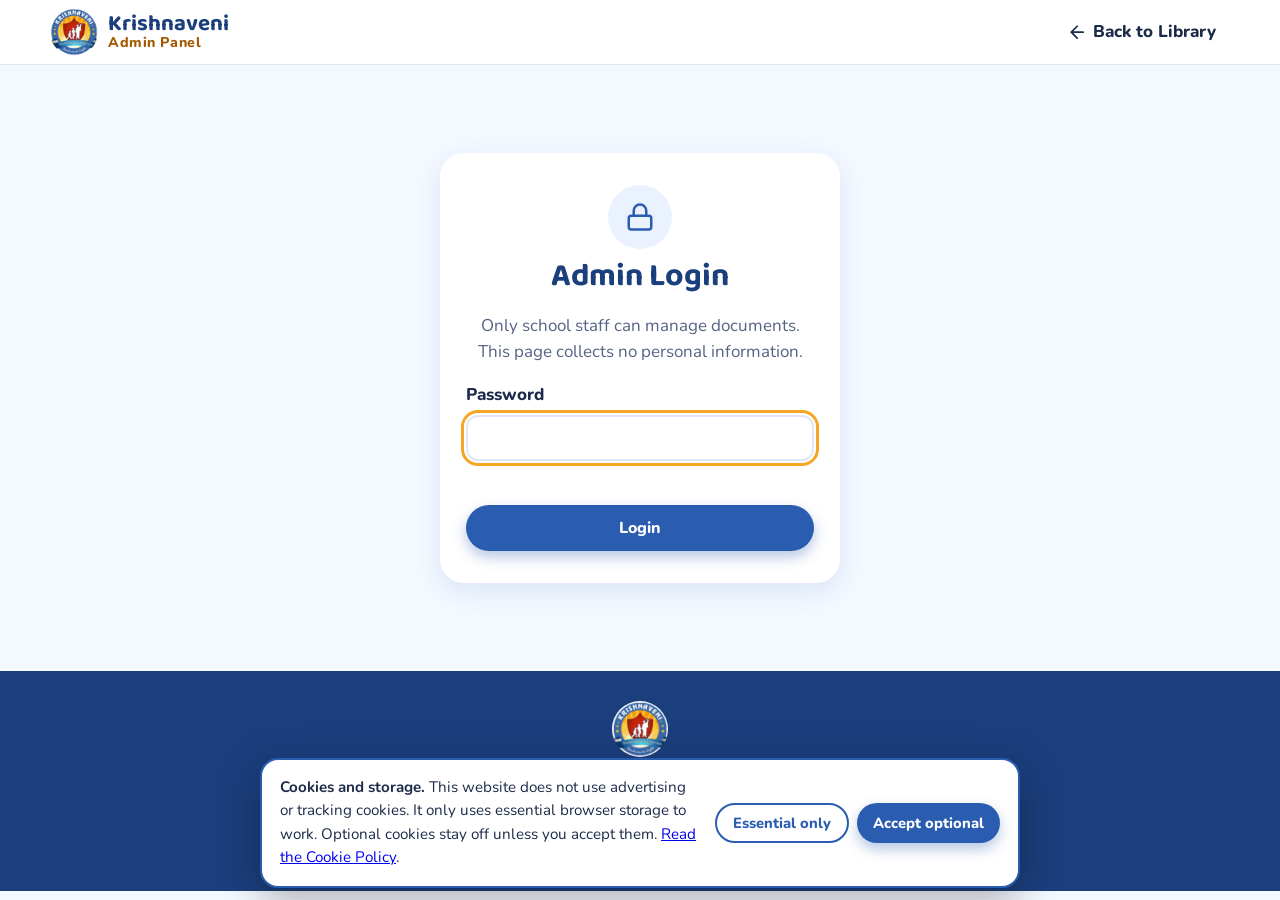
<file: admin.html>
<!DOCTYPE html>
<html lang="en">
<head>
  <meta charset="UTF-8">
  <meta name="viewport" content="width=device-width, initial-scale=1">
  <title>Admin - Krishnaveni Digital Library</title>
  <meta name="robots" content="noindex, nofollow">
  <link rel="icon" href="assets/logo.jpeg">
  <meta name="referrer" content="no-referrer">
  <link rel="stylesheet" href="css/fonts.css">
  <link rel="stylesheet" href="css/style.css">
</head>
<body class="admin-page">
<a class="skip-link" href="#main">Skip to main content</a>
<svg xmlns="http://www.w3.org/2000/svg" style="display:none" aria-hidden="true">
  <symbol id="i-lock" viewBox="0 0 24 24"><rect x="3" y="11" width="18" height="11" rx="2"/><path d="M7 11V7a5 5 0 0 1 10 0v4"/></symbol>
  <symbol id="i-search" viewBox="0 0 24 24"><circle cx="11" cy="11" r="8"/><path d="m21 21-4.3-4.3"/></symbol>
  <symbol id="i-book-open" viewBox="0 0 24 24"><path d="M2 3h6a4 4 0 0 1 4 4v14a3 3 0 0 0-3-3H2z"/><path d="M22 3h-6a4 4 0 0 0-4 4v14a3 3 0 0 1 3-3h7z"/></symbol>
  <symbol id="i-library" viewBox="0 0 24 24"><path d="M4 19.5A2.5 2.5 0 0 1 6.5 17H20"/><path d="M6.5 2H20v20H6.5A2.5 2.5 0 0 1 4 19.5v-15A2.5 2.5 0 0 1 6.5 2z"/></symbol>
  <symbol id="i-flask" viewBox="0 0 24 24"><path d="M10 2v7.5L4.5 19a2 2 0 0 0 1.8 3h11.4a2 2 0 0 0 1.8-3L14 9.5V2"/><path d="M8.5 2h7M7 16h10"/></symbol>
  <symbol id="i-plus" viewBox="0 0 24 24"><path d="M12 5v14M5 12h14"/></symbol>
  <symbol id="i-globe" viewBox="0 0 24 24"><circle cx="12" cy="12" r="10"/><path d="M2 12h20"/><path d="M12 2a15.3 15.3 0 0 1 4 10 15.3 15.3 0 0 1-4 10 15.3 15.3 0 0 1-4-10 15.3 15.3 0 0 1 4-10z"/></symbol>
  <symbol id="i-type" viewBox="0 0 24 24"><path d="M4 7V4h16v3M9 20h6M12 4v16"/></symbol>
  <symbol id="i-feather" viewBox="0 0 24 24"><path d="M20.24 12.24a6 6 0 0 0-8.49-8.49L5 10.5V19h8.5z"/><path d="M16 8 2 22M17.5 15H9"/></symbol>
  <symbol id="i-monitor" viewBox="0 0 24 24"><rect x="2" y="3" width="20" height="14" rx="2"/><path d="M8 21h8M12 17v4"/></symbol>
  <symbol id="i-download" viewBox="0 0 24 24"><path d="M21 15v4a2 2 0 0 1-2 2H5a2 2 0 0 1-2-2v-4"/><path d="m7 10 5 5 5-5M12 15V3"/></symbol>
  <symbol id="i-upload" viewBox="0 0 24 24"><path d="M21 15v4a2 2 0 0 1-2 2H5a2 2 0 0 1-2-2v-4"/><path d="m17 8-5-5-5 5M12 3v12"/></symbol>
  <symbol id="i-trash" viewBox="0 0 24 24"><path d="M3 6h18M19 6l-1 14a2 2 0 0 1-2 2H8a2 2 0 0 1-2-2L5 6M10 11v6M14 11v6M9 6V4a1 1 0 0 1 1-1h4a1 1 0 0 1 1 1v2"/></symbol>
  <symbol id="i-x" viewBox="0 0 24 24"><path d="M18 6 6 18M6 6l12 12"/></symbol>
  <symbol id="i-grid" viewBox="0 0 24 24"><rect x="3" y="3" width="7" height="7" rx="1"/><rect x="14" y="3" width="7" height="7" rx="1"/><rect x="14" y="14" width="7" height="7" rx="1"/><rect x="3" y="14" width="7" height="7" rx="1"/></symbol>
  <symbol id="i-cap" viewBox="0 0 24 24"><path d="m22 10-10-5L2 10l10 5z"/><path d="M6 12v5c3 3 9 3 12 0v-5M22 10v6"/></symbol>
  <symbol id="i-alert" viewBox="0 0 24 24"><circle cx="12" cy="12" r="10"/><path d="M12 8v4M12 16h.01"/></symbol>
  <symbol id="i-external" viewBox="0 0 24 24"><path d="M15 3h6v6M10 14 21 3M18 13v6a2 2 0 0 1-2 2H5a2 2 0 0 1-2-2V8a2 2 0 0 1 2-2h6"/></symbol>
  <symbol id="i-edit" viewBox="0 0 24 24"><path d="M12 20h9"/><path d="M16.5 3.5a2.1 2.1 0 0 1 3 3L7 19l-4 1 1-4z"/></symbol>
  <symbol id="i-restore" viewBox="0 0 24 24"><path d="M3 12a9 9 0 1 0 3-6.7L3 8"/><path d="M3 3v5h5"/></symbol>
  <symbol id="i-arrow-left" viewBox="0 0 24 24"><path d="M19 12H5M12 19l-7-7 7-7"/></symbol>
  <symbol id="i-logout" viewBox="0 0 24 24"><path d="M9 21H5a2 2 0 0 1-2-2V5a2 2 0 0 1 2-2h4M16 17l5-5-5-5M21 12H9"/></symbol>
  <symbol id="i-folder" viewBox="0 0 24 24"><path d="M20 20a2 2 0 0 0 2-2V8a2 2 0 0 0-2-2h-7.9a2 2 0 0 1-1.7-.9l-.8-1.2A2 2 0 0 0 7.9 3H4a2 2 0 0 0-2 2v13a2 2 0 0 0 2 2z"/></symbol>
  <symbol id="i-calculator" viewBox="0 0 24 24"><rect x="4" y="2" width="16" height="20" rx="2"/><path d="M8 6h8M16 14v4M16 10h.01M12 10h.01M8 10h.01M12 14h.01M8 14h.01M12 18h.01M8 18h.01"/></symbol>
  <symbol id="i-atom" viewBox="0 0 24 24"><circle cx="12" cy="12" r="1"/><path d="M20.2 20.2c2.04-2.03.02-7.36-4.5-11.9-4.54-4.52-9.87-6.54-11.9-4.5-2.04 2.03-.02 7.36 4.5 11.9 4.54 4.52 9.87 6.54 11.9 4.5z"/><path d="M15.7 15.7c4.52-4.54 6.54-9.87 4.5-11.9-2.03-2.04-7.36-.02-11.9 4.5-4.52 4.54-6.54 9.87-4.5 11.9 2.03 2.04 7.36.02 11.9-4.5z"/></symbol>
  <symbol id="i-landmark" viewBox="0 0 24 24"><path d="M3 22h18M6 18v-7M10 18v-7M14 18v-7M18 18v-7M12 2l8 5H4z"/></symbol>
  <symbol id="i-map" viewBox="0 0 24 24"><path d="m3 6 6-3 6 3 6-3v15l-6 3-6-3-6 3z"/><path d="M9 3v15M15 6v15"/></symbol>
  <symbol id="i-palette" viewBox="0 0 24 24"><circle cx="13.5" cy="6.5" r=".5"/><circle cx="17.5" cy="10.5" r=".5"/><circle cx="8.5" cy="7.5" r=".5"/><circle cx="6.5" cy="12.5" r=".5"/><path d="M12 2C6.5 2 2 6.5 2 12s4.5 10 10 10c.9 0 1.5-.7 1.5-1.5 0-.4-.2-.8-.4-1.1-.3-.3-.4-.7-.4-1.1 0-.8.7-1.5 1.5-1.5H16c3.3 0 6-2.7 6-6 0-4.9-4.5-9-10-9z"/></symbol>
  <symbol id="i-music" viewBox="0 0 24 24"><path d="M9 18V5l12-2v13"/><circle cx="6" cy="18" r="3"/><circle cx="18" cy="16" r="3"/></symbol>
  <symbol id="i-trophy" viewBox="0 0 24 24"><path d="M6 9H4.5a2.5 2.5 0 0 1 0-5H6M18 9h1.5a2.5 2.5 0 0 0 0-5H18M4 22h16M10 14.66V17c0 .55-.47.98-.97 1.21C7.85 18.75 7 20.24 7 22M14 14.66V17c0 .55.47.98.97 1.21C16.15 18.75 17 20.24 17 22M18 2H6v7a6 6 0 0 0 12 0z"/></symbol>
  <symbol id="i-heart" viewBox="0 0 24 24"><path d="M19 14c1.49-1.46 3-3.21 3-5.5A5.5 5.5 0 0 0 16.5 3c-1.76 0-3 .5-4.5 2-1.5-1.5-2.74-2-4.5-2A5.5 5.5 0 0 0 2 8.5c0 2.3 1.5 4.05 3 5.5l7 7z"/></symbol>
  <symbol id="i-leaf" viewBox="0 0 24 24"><path d="M11 20A7 7 0 0 1 9.8 6.1C15.5 5 17 4.48 19 2c1 2 2 4.18 2 8 0 5.5-4.78 10-10 10z"/><path d="M2 21c0-3 1.85-5.36 5.08-6C9.5 14.52 12 13 13 12"/></symbol>
  <symbol id="i-lightbulb" viewBox="0 0 24 24"><path d="M15 14c.2-1 .7-1.7 1.5-2.5 1-.9 1.5-2.2 1.5-3.5A6 6 0 0 0 6 8c0 1 .2 2.2 1.5 3.5.7.7 1.3 1.5 1.5 2.5M9 18h6M10 22h4"/></symbol>
  <symbol id="i-pencil" viewBox="0 0 24 24"><path d="M17 3a2.85 2.83 0 1 1 4 4L7.5 20.5 2 22l1.5-5.5z"/><path d="m15 5 4 4"/></symbol>
  <symbol id="i-code" viewBox="0 0 24 24"><path d="m16 18 6-6-6-6M8 6l-6 6 6 6"/></symbol>
</svg>


<header class="site-header">
  <div class="container header-inner">
    <a href="index.html" class="brand">
      <img src="assets/logo.jpeg" alt="Krishnaveni School logo">
      <span><strong>Krishnaveni</strong><small>Admin Panel</small></span>
    </a>
    <nav class="main-nav admin-nav">
      <a href="index.html" aria-label="Back to library"><svg class="ic" aria-hidden="true"><use href="#i-arrow-left"/></svg><span class="nav-text"> Back to Library</span></a>
      <button class="btn btn-small btn-ghost hidden" id="logoutBtn" type="button" aria-label="Logout"><svg class="ic" aria-hidden="true"><use href="#i-logout"/></svg><span class="nav-text"> Logout</span></button>
    </nav>
  </div>
</header>

<main id="main">
  <!-- ===== Login ===== -->
  <section class="section" id="loginView">
    <div class="container">
      <div class="login-card">
        <div class="login-icon"><svg class="ic" aria-hidden="true"><use href="#i-lock"/></svg></div>
        <h1>Admin Login</h1>
        <p class="muted">Only school staff can manage documents. This page collects no personal information.</p>
        <form id="loginForm" autocomplete="off">
          <label>Password
            <input type="password" id="adminPass" required autocomplete="current-password">
          </label>
          <p class="form-msg" id="loginMsg" role="alert"></p>
          <button class="btn btn-primary btn-block" type="submit">Login</button>
        </form>
      </div>
    </div>
  </section>

  <!-- ===== Dashboard ===== -->
  <section class="section hidden" id="dashView">
    <div class="container">
      <div class="tabs" role="tablist">
        <button class="tab active" data-tab="docs" type="button" role="tab">Documents</button>
        <button class="tab" data-tab="lists" type="button" role="tab">Subjects, Classes &amp; Years</button>
      </div>

      <div id="tabDocs">
      <div class="dash-head">
        <h1 class="section-title"><svg class="ic" aria-hidden="true"><use href="#i-folder"/></svg> Manage Documents</h1>
        <button class="btn btn-primary" id="addBtn" type="button"><svg class="ic" aria-hidden="true"><use href="#i-plus"/></svg> Add Document</button>
      </div>

      <div class="stat-tiles">
        <div class="tile"><b id="tTotal">0</b><span>Total shown</span></div>
        <div class="tile"><b id="tUp">0</b><span>Uploaded by admin</span></div>
        <div class="tile"><b id="tBuilt">0</b><span>Built-in books</span></div>
        <div class="tile"><b id="tHidden">0</b><span>Removed</span></div>
      </div>

      <div class="admin-tools">
        <div class="search-box">
          <svg class="ic" aria-hidden="true"><use href="#i-search"/></svg>
          <input type="search" id="docSearch" placeholder="Search documents…" aria-label="Search documents">
        </div>
        <select id="docCategory" aria-label="Filter by subject"></select>
        <select id="docGradeFilter" aria-label="Filter by class"></select>
        <select id="docYearFilter" aria-label="Filter by year"></select>
      </div>

      <div class="table-wrap">
        <table class="doc-table">
          <thead>
            <tr><th>Document</th><th>Subject</th><th>Class</th><th>Year</th><th>Type</th><th>Size</th><th class="th-actions">Actions</th></tr>
          </thead>
          <tbody id="docRows"></tbody>
        </table>
        <div class="empty hidden" id="docEmpty"><p>No documents found.</p></div>
      </div>

      <p class="muted note">Uploaded files are saved in this browser on this computer. To share a book with every student, copy the PDF into the <b>books</b> folder and add it in <b>js/books.js</b>. Built-in books can be edited or removed here, and restored later.</p>
      </div>

      <div id="tabLists" class="hidden">
        <div class="list-cards">
          <div class="list-card">
            <div class="list-head"><h2>Subjects</h2><button class="btn btn-small btn-primary add-item" data-kind="subjects" type="button"><svg class="ic" aria-hidden="true"><use href="#i-plus"/></svg> Add</button></div>
            <ul class="item-list" id="listSubjects"></ul>
          </div>
          <div class="list-card">
            <div class="list-head"><h2>Classes</h2><button class="btn btn-small btn-primary add-item" data-kind="grades" type="button"><svg class="ic" aria-hidden="true"><use href="#i-plus"/></svg> Add</button></div>
            <ul class="item-list" id="listGrades"></ul>
          </div>
          <div class="list-card">
            <div class="list-head"><h2>Years</h2><button class="btn btn-small btn-primary add-item" data-kind="years" type="button"><svg class="ic" aria-hidden="true"><use href="#i-plus"/></svg> Add</button></div>
            <ul class="item-list" id="listYears"></ul>
          </div>
        </div>
        <p class="muted note">Renaming updates every document that uses it. An item that still has documents cannot be deleted; move or delete those documents first.</p>
      </div>
    </div>
  </section>
</main>

<footer class="site-footer">
  <div class="container">
    <img src="assets/logo.jpeg" alt="">
    <p><strong data-school="name">Krishnaveni School</strong> &middot; <span data-school="location" data-optional></span></p>
    <p class="footer-contact" data-footer-contact></p>
    <nav class="footer-links" aria-label="Legal and policies">
      <a href="privacy.html">Privacy Policy</a>
      <a href="terms.html">Terms &amp; Conditions</a>
      <a href="cookies.html">Cookie Policy</a>
      <a href="refund.html">Refund Policy</a>
      <button type="button" class="link-btn" data-cookie-settings>Cookie settings</button>
    </nav>
    <small>&copy; <span data-year></span> <span data-school="name">Krishnaveni School</span>. Books and documents belong to their respective owners.</small>
  </div>
</footer>

<!-- ===== Add / Edit modal ===== -->
<div class="modal hidden" id="docModal" role="dialog" aria-modal="true" aria-labelledby="docModalTitle">
  <div class="modal-box">
    <button class="modal-close" data-close aria-label="Close"><svg class="ic" aria-hidden="true"><use href="#i-x"/></svg></button>
    <h2 id="docModalTitle">Add Document</h2>
    <form id="docForm">
      <input type="hidden" id="docId">
      <label id="fileLabel"><span id="fileLabelText">PDF file</span>
        <input type="file" id="docFile" accept="application/pdf,.pdf">
      </label>
      <p class="muted small-note hidden" id="builtinNote">This is a built-in book. You can change its details, but its PDF file is set in the <b>books</b> folder.</p>
      <label>File name (shown to students)
        <input type="text" id="docName" maxlength="80" placeholder="e.g. Class 6 Science Chapter 1" required>
      </label>
      <div class="two-col three">
        <label>Year
          <select id="docYear" required></select>
        </label>
        <label>Class
          <select id="docGrade" required></select>
        </label>
        <label>Subject
          <select id="docCat" required></select>
        </label>
      </div>
      <p class="muted small-note">Choose the year first, then the class, then the subject. Each list only shows what is linked to your choice.</p>
      <label>Short description <small>(optional)</small>
        <input type="text" id="docDesc" maxlength="140" placeholder="What is this book about?">
      </label>
      <label class="check" id="docConsentWrap">
        <input type="checkbox" id="docConsent">
        <span>I confirm I have the right to share this document and that it contains no personal details of students or staff.</span>
      </label>
      <p class="form-msg" id="docMsg" role="alert"></p>
      <div class="form-actions">
        <button class="btn btn-ghost" type="button" data-close>Cancel</button>
        <button class="btn btn-primary" type="submit" id="docSubmit">Save</button>
      </div>
    </form>
  </div>
</div>

<!-- ===== Add / Edit subject, class, year ===== -->
<div class="modal hidden" id="itemModal" role="dialog" aria-modal="true" aria-labelledby="itemTitle">
  <div class="modal-box small-box">
    <button class="modal-close" data-close aria-label="Close"><svg class="ic" aria-hidden="true"><use href="#i-x"/></svg></button>
    <h2 id="itemTitle">Add</h2>
    <form id="itemForm" autocomplete="off">
      <label><span id="itemNameLabel">Name</span>
        <input type="text" id="itemName" maxlength="30" required>
      </label>
      <div id="subjectExtras">
        <div class="field-label">Icon <small>(optional - pick one that matches the subject)</small></div>
        <input type="hidden" id="itemIcon" value="">
        <div class="icon-picker" id="iconPicker" role="radiogroup" aria-label="Subject icon"></div>
        <label>Colour <small>(optional)</small>
          <input type="color" id="itemColor" value="#2a6fdb">
        </label>
      </div>
      <div id="mapWrap" class="hidden">
        <div class="field-label"><span id="mapLabel">Available for</span> <small>(pick at least one)</small></div>
        <div class="map-tools">
          <button type="button" class="link-btn dark" id="mapAll">Select all</button>
          <button type="button" class="link-btn dark" id="mapNone">Clear</button>
        </div>
        <div class="check-grid" id="mapGroup"></div>
      </div>
      <p class="form-msg" id="itemMsg" role="alert"></p>
      <div class="form-actions">
        <button class="btn btn-ghost" type="button" data-close>Cancel</button>
        <button class="btn btn-primary" type="submit">Save</button>
      </div>
    </form>
  </div>
</div>

<div class="toast" id="toast" role="status" aria-live="polite"></div>

<script src="vendor/jquery.min.js"></script>
<script src="js/books.js"></script>
<script src="js/store.js"></script>
<script src="js/site.js"></script>
<script src="js/admin.js"></script>
</body>
</html>
</file>
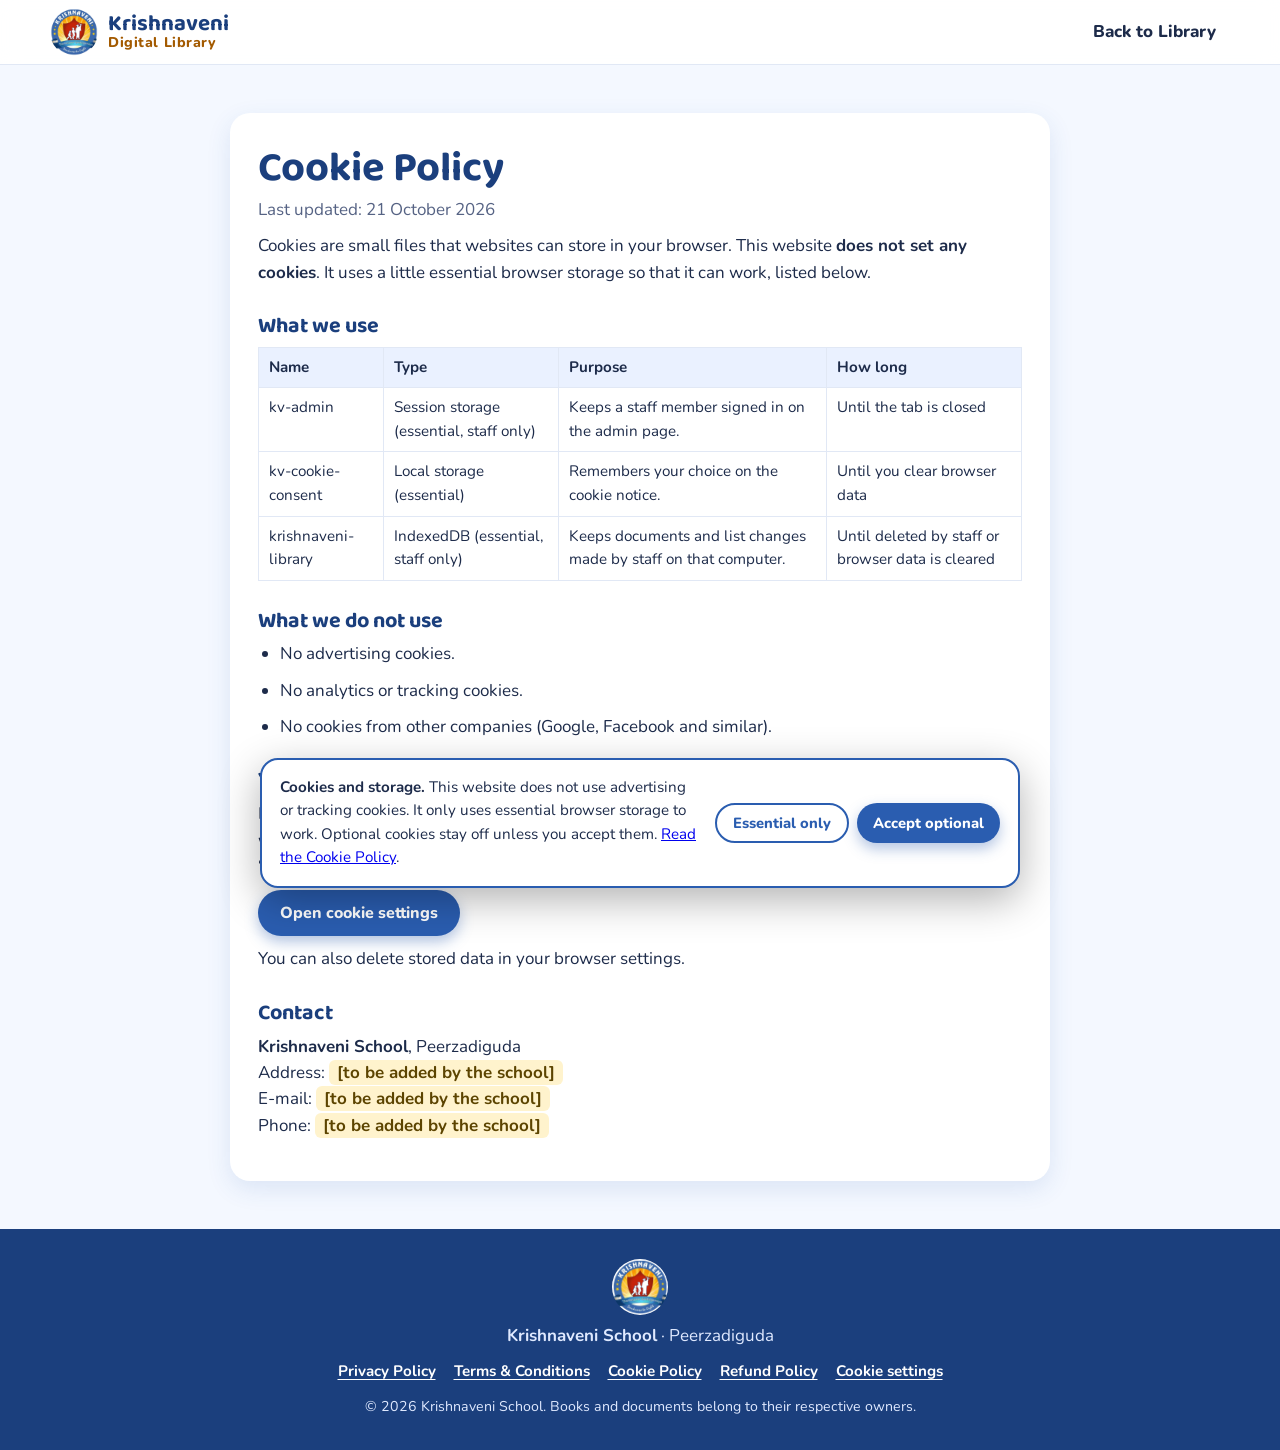
<file: cookies.html>
<!DOCTYPE html>
<html lang="en">
<head>
  <meta charset="UTF-8">
  <meta name="viewport" content="width=device-width, initial-scale=1">
  <title>Cookie Policy - Krishnaveni Digital Library</title>
  <meta name="description" content="Cookies and browser storage used by the Krishnaveni School Digital Library.">
  <link rel="icon" href="assets/logo.jpeg">
  <meta name="referrer" content="no-referrer">
  <link rel="stylesheet" href="css/fonts.css">
  <link rel="stylesheet" href="css/style.css">
</head>
<body>
<a class="skip-link" href="#main">Skip to main content</a>
<header class="site-header">
  <div class="container header-inner">
    <a href="index.html" class="brand">
      <img src="assets/logo.jpeg" alt="Krishnaveni School logo">
      <span><strong>Krishnaveni</strong><small>Digital Library</small></span>
    </a>
    <nav class="main-nav admin-nav" aria-label="Main">
      <a href="index.html">Back to Library</a>
    </nav>
  </div>
</header>

<main id="main" class="section">
  <div class="container legal">
    <h1>Cookie Policy</h1>
    <p class="muted">Last updated: <span data-school="updated"></span></p>

    <p>Cookies are small files that websites can store in your browser. This website <strong>does not set any cookies</strong>. It uses a little essential browser storage so that it can work, listed below.</p>

    <h2>What we use</h2>
    <table>
      <thead><tr><th>Name</th><th>Type</th><th>Purpose</th><th>How long</th></tr></thead>
      <tbody>
        <tr><td>kv-admin</td><td>Session storage (essential, staff only)</td><td>Keeps a staff member signed in on the admin page.</td><td>Until the tab is closed</td></tr>
        <tr><td>kv-cookie-consent</td><td>Local storage (essential)</td><td>Remembers your choice on the cookie notice.</td><td>Until you clear browser data</td></tr>
        <tr><td>krishnaveni-library</td><td>IndexedDB (essential, staff only)</td><td>Keeps documents and list changes made by staff on that computer.</td><td>Until deleted by staff or browser data is cleared</td></tr>
      </tbody>
    </table>

    <h2>What we do not use</h2>
    <ul>
      <li>No advertising cookies.</li>
      <li>No analytics or tracking cookies.</li>
      <li>No cookies from other companies (Google, Facebook and similar).</li>
    </ul>

    <h2>Your choice</h2>
    <p>Essential storage is needed for the website to work. Optional cookies are not used at the moment; if we ever add them (for example visitor statistics), they will stay switched off unless you press &ldquo;Accept optional&rdquo; on the cookie notice. You can change your choice any time:</p>
    <p><button type="button" class="btn btn-primary" data-cookie-settings>Open cookie settings</button></p>
    <p>You can also delete stored data in your browser settings.</p>

    <h2>Contact</h2>
    <p><strong data-school="name">Krishnaveni School</strong>, <span data-school="location"></span><br>Address: <span data-school="address"></span><br>E-mail: <span data-school="email"></span><br>Phone: <span data-school="phone"></span></p>

  </div>
</main>

<footer class="site-footer">
  <div class="container">
    <img src="assets/logo.jpeg" alt="">
    <p><strong data-school="name">Krishnaveni School</strong> &middot; <span data-school="location" data-optional></span></p>
    <p class="footer-contact" data-footer-contact></p>
    <nav class="footer-links" aria-label="Legal and policies">
      <a href="privacy.html">Privacy Policy</a>
      <a href="terms.html">Terms &amp; Conditions</a>
      <a href="cookies.html">Cookie Policy</a>
      <a href="refund.html">Refund Policy</a>
      <button type="button" class="link-btn" data-cookie-settings>Cookie settings</button>
    </nav>
    <small>&copy; <span data-year></span> <span data-school="name">Krishnaveni School</span>. Books and documents belong to their respective owners.</small>
  </div>
</footer>

<script src="js/books.js"></script>
<script src="js/site.js"></script>
</body>
</html>
</file>
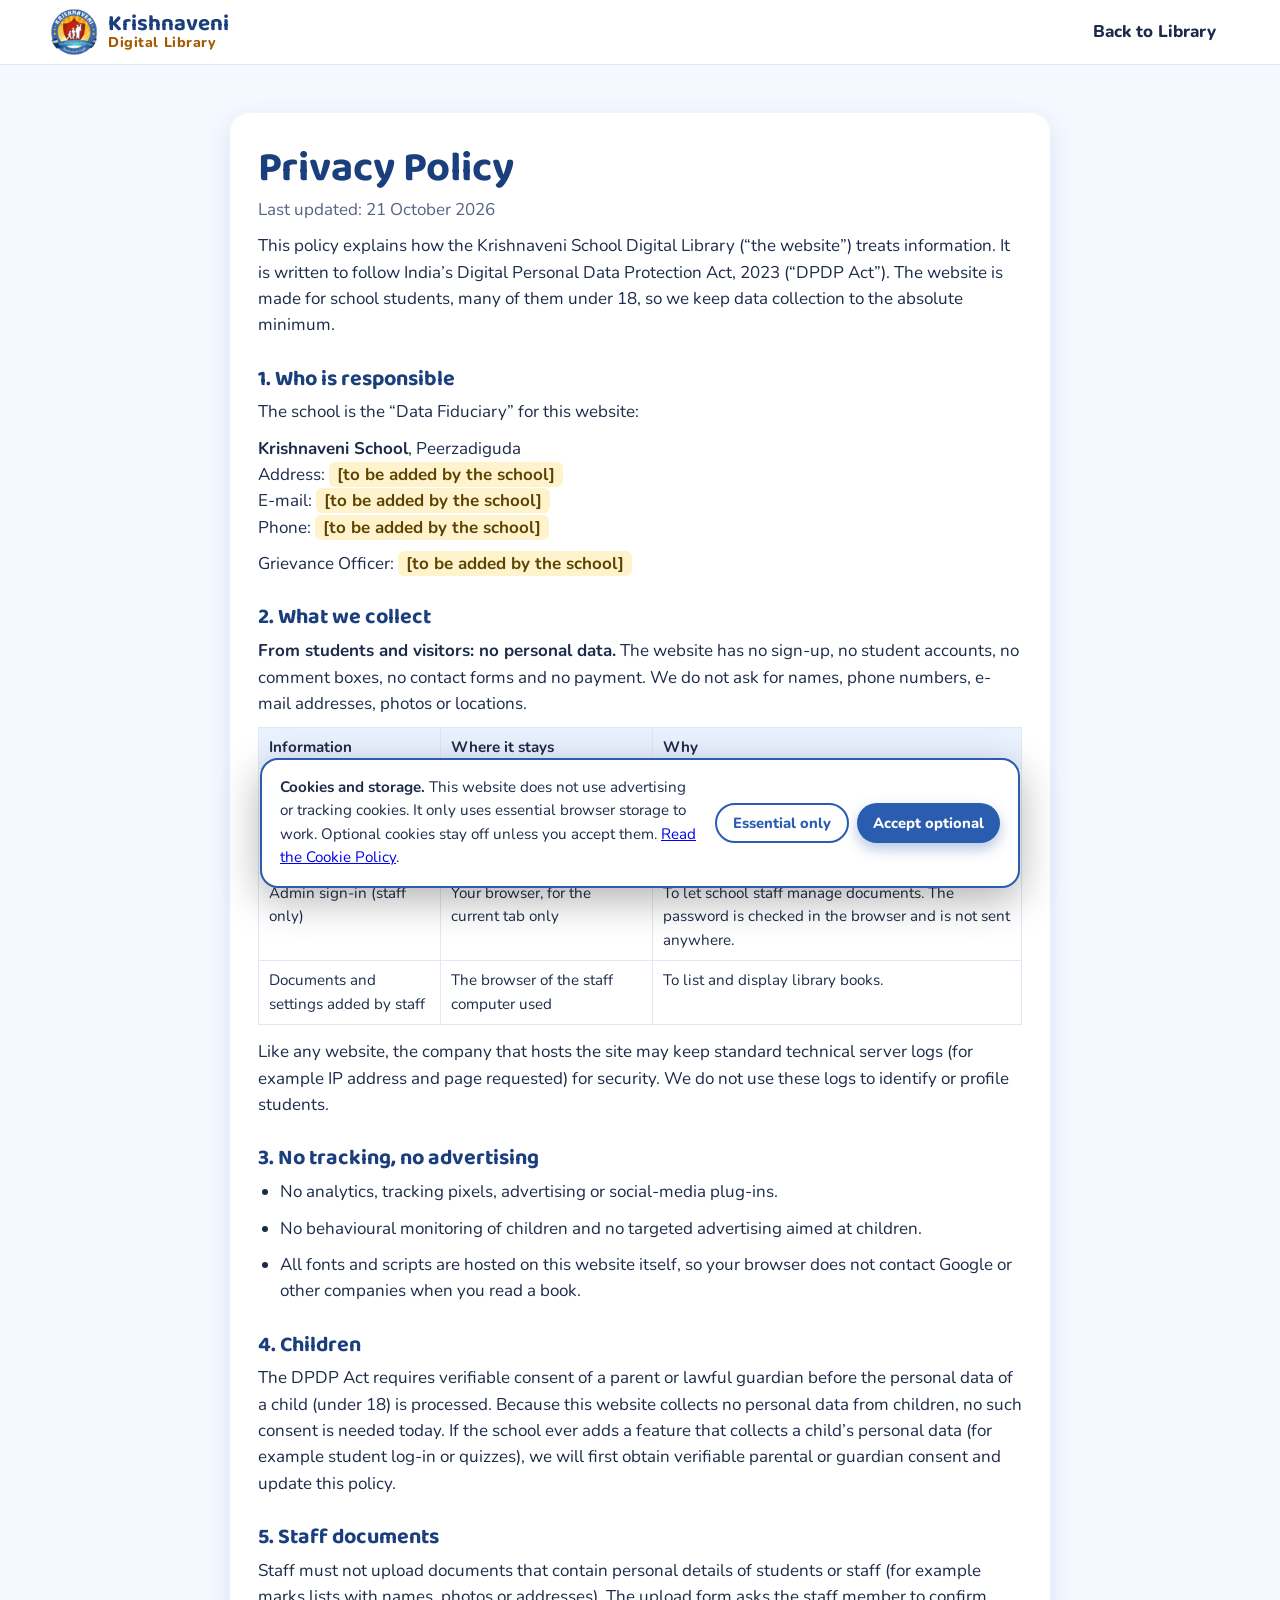
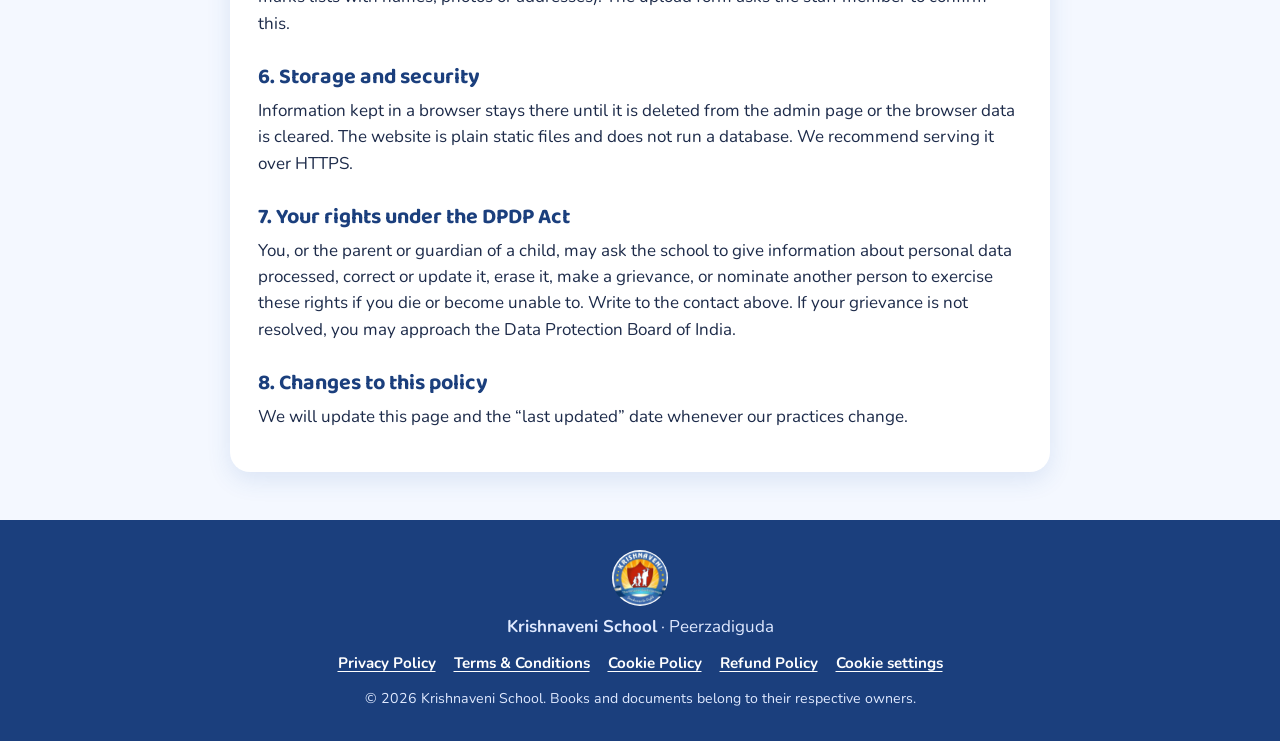
<file: privacy.html>
<!DOCTYPE html>
<html lang="en">
<head>
  <meta charset="UTF-8">
  <meta name="viewport" content="width=device-width, initial-scale=1">
  <title>Privacy Policy - Krishnaveni Digital Library</title>
  <meta name="description" content="How the Krishnaveni School Digital Library handles information.">
  <link rel="icon" href="assets/logo.jpeg">
  <meta name="referrer" content="no-referrer">
  <link rel="stylesheet" href="css/fonts.css">
  <link rel="stylesheet" href="css/style.css">
</head>
<body>
<a class="skip-link" href="#main">Skip to main content</a>
<header class="site-header">
  <div class="container header-inner">
    <a href="index.html" class="brand">
      <img src="assets/logo.jpeg" alt="Krishnaveni School logo">
      <span><strong>Krishnaveni</strong><small>Digital Library</small></span>
    </a>
    <nav class="main-nav admin-nav" aria-label="Main">
      <a href="index.html">Back to Library</a>
    </nav>
  </div>
</header>

<main id="main" class="section">
  <div class="container legal">
    <h1>Privacy Policy</h1>
    <p class="muted">Last updated: <span data-school="updated"></span></p>

    <p>This policy explains how the Krishnaveni School Digital Library (&ldquo;the website&rdquo;) treats information. It is written to follow India&rsquo;s Digital Personal Data Protection Act, 2023 (&ldquo;DPDP Act&rdquo;). The website is made for school students, many of them under 18, so we keep data collection to the absolute minimum.</p>

    <h2>1. Who is responsible</h2>
    <p>The school is the &ldquo;Data Fiduciary&rdquo; for this website:</p>
    <p><strong data-school="name">Krishnaveni School</strong>, <span data-school="location"></span><br>Address: <span data-school="address"></span><br>E-mail: <span data-school="email"></span><br>Phone: <span data-school="phone"></span></p>
    <p>Grievance Officer: <span data-school="grievanceOfficer"></span></p>

    <h2>2. What we collect</h2>
    <p><strong>From students and visitors: no personal data.</strong> The website has no sign-up, no student accounts, no comment boxes, no contact forms and no payment. We do not ask for names, phone numbers, e-mail addresses, photos or locations.</p>
    <table>
      <thead><tr><th>Information</th><th>Where it stays</th><th>Why</th></tr></thead>
      <tbody>
        <tr><td>Words you type in the search boxes</td><td>Only in your browser. Never sent to us or anyone else.</td><td>To find books and words inside a book.</td></tr>
        <tr><td>Your cookie choice</td><td>Your browser (local storage)</td><td>To remember your choice on the cookie notice.</td></tr>
        <tr><td>Admin sign-in (staff only)</td><td>Your browser, for the current tab only</td><td>To let school staff manage documents. The password is checked in the browser and is not sent anywhere.</td></tr>
        <tr><td>Documents and settings added by staff</td><td>The browser of the staff computer used</td><td>To list and display library books.</td></tr>
      </tbody>
    </table>
    <p>Like any website, the company that hosts the site may keep standard technical server logs (for example IP address and page requested) for security. We do not use these logs to identify or profile students.</p>

    <h2>3. No tracking, no advertising</h2>
    <ul>
      <li>No analytics, tracking pixels, advertising or social-media plug-ins.</li>
      <li>No behavioural monitoring of children and no targeted advertising aimed at children.</li>
      <li>All fonts and scripts are hosted on this website itself, so your browser does not contact Google or other companies when you read a book.</li>
    </ul>

    <h2>4. Children</h2>
    <p>The DPDP Act requires verifiable consent of a parent or lawful guardian before the personal data of a child (under 18) is processed. Because this website collects no personal data from children, no such consent is needed today. If the school ever adds a feature that collects a child&rsquo;s personal data (for example student log-in or quizzes), we will first obtain verifiable parental or guardian consent and update this policy.</p>

    <h2>5. Staff documents</h2>
    <p>Staff must not upload documents that contain personal details of students or staff (for example marks lists with names, photos or addresses). The upload form asks the staff member to confirm this.</p>

    <h2>6. Storage and security</h2>
    <p>Information kept in a browser stays there until it is deleted from the admin page or the browser data is cleared. The website is plain static files and does not run a database. We recommend serving it over HTTPS.</p>

    <h2>7. Your rights under the DPDP Act</h2>
    <p>You, or the parent or guardian of a child, may ask the school to give information about personal data processed, correct or update it, erase it, make a grievance, or nominate another person to exercise these rights if you die or become unable to. Write to the contact above. If your grievance is not resolved, you may approach the Data Protection Board of India.</p>

    <h2>8. Changes to this policy</h2>
    <p>We will update this page and the &ldquo;last updated&rdquo; date whenever our practices change.</p>

  </div>
</main>

<footer class="site-footer">
  <div class="container">
    <img src="assets/logo.jpeg" alt="">
    <p><strong data-school="name">Krishnaveni School</strong> &middot; <span data-school="location" data-optional></span></p>
    <p class="footer-contact" data-footer-contact></p>
    <nav class="footer-links" aria-label="Legal and policies">
      <a href="privacy.html">Privacy Policy</a>
      <a href="terms.html">Terms &amp; Conditions</a>
      <a href="cookies.html">Cookie Policy</a>
      <a href="refund.html">Refund Policy</a>
      <button type="button" class="link-btn" data-cookie-settings>Cookie settings</button>
    </nav>
    <small>&copy; <span data-year></span> <span data-school="name">Krishnaveni School</span>. Books and documents belong to their respective owners.</small>
  </div>
</footer>

<script src="js/books.js"></script>
<script src="js/site.js"></script>
</body>
</html>
</file>
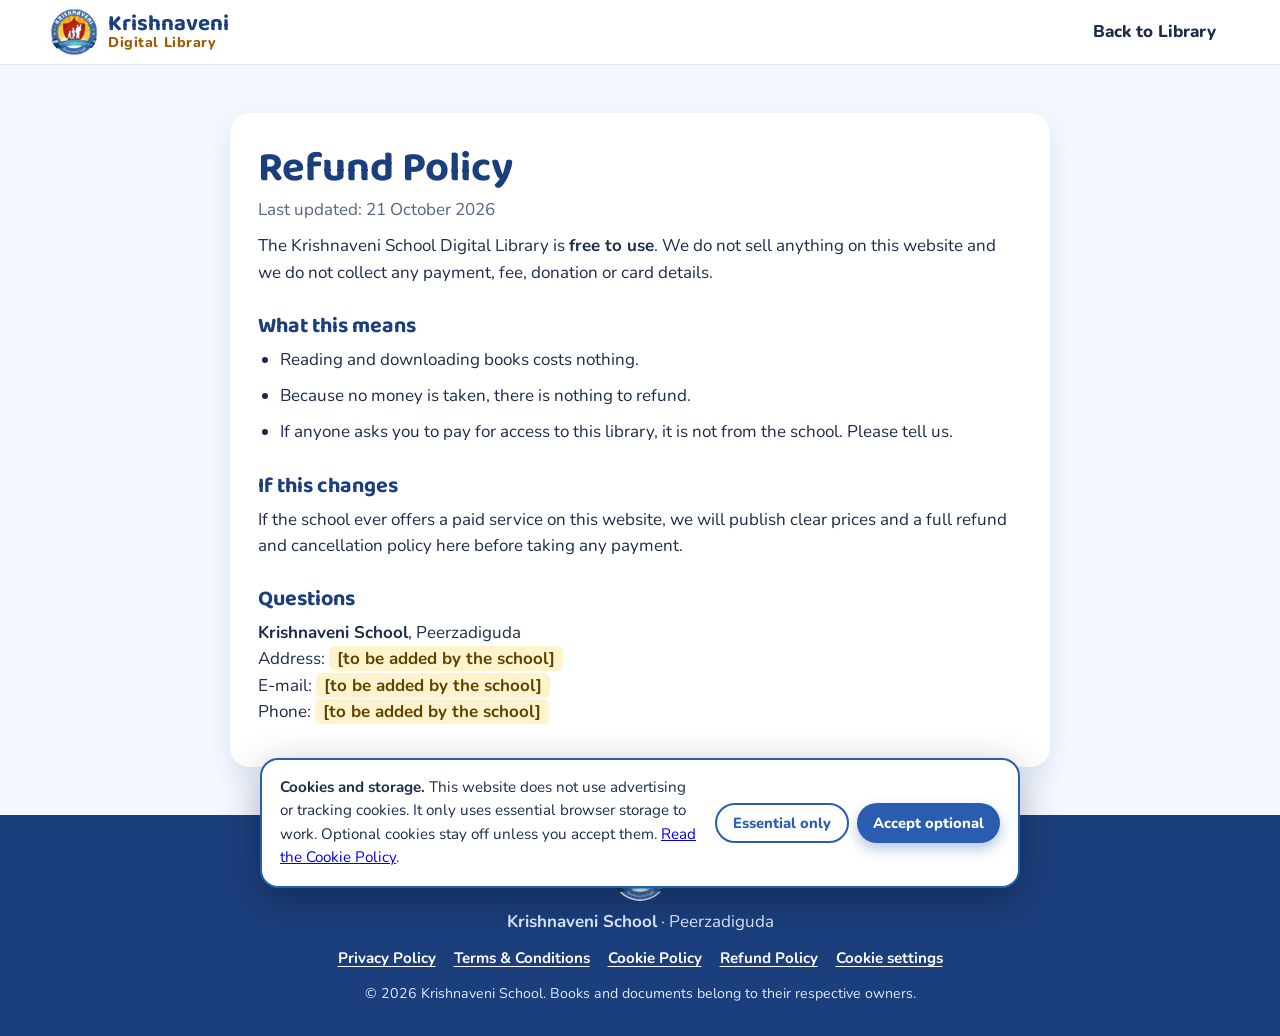
<file: refund.html>
<!DOCTYPE html>
<html lang="en">
<head>
  <meta charset="UTF-8">
  <meta name="viewport" content="width=device-width, initial-scale=1">
  <title>Refund Policy - Krishnaveni Digital Library</title>
  <meta name="description" content="Refund policy for the Krishnaveni School Digital Library (free service).">
  <link rel="icon" href="assets/logo.jpeg">
  <meta name="referrer" content="no-referrer">
  <link rel="stylesheet" href="css/fonts.css">
  <link rel="stylesheet" href="css/style.css">
</head>
<body>
<a class="skip-link" href="#main">Skip to main content</a>
<header class="site-header">
  <div class="container header-inner">
    <a href="index.html" class="brand">
      <img src="assets/logo.jpeg" alt="Krishnaveni School logo">
      <span><strong>Krishnaveni</strong><small>Digital Library</small></span>
    </a>
    <nav class="main-nav admin-nav" aria-label="Main">
      <a href="index.html">Back to Library</a>
    </nav>
  </div>
</header>

<main id="main" class="section">
  <div class="container legal">
    <h1>Refund Policy</h1>
    <p class="muted">Last updated: <span data-school="updated"></span></p>

    <p>The Krishnaveni School Digital Library is <strong>free to use</strong>. We do not sell anything on this website and we do not collect any payment, fee, donation or card details.</p>

    <h2>What this means</h2>
    <ul>
      <li>Reading and downloading books costs nothing.</li>
      <li>Because no money is taken, there is nothing to refund.</li>
      <li>If anyone asks you to pay for access to this library, it is not from the school. Please tell us.</li>
    </ul>

    <h2>If this changes</h2>
    <p>If the school ever offers a paid service on this website, we will publish clear prices and a full refund and cancellation policy here before taking any payment.</p>

    <h2>Questions</h2>
    <p><strong data-school="name">Krishnaveni School</strong>, <span data-school="location"></span><br>Address: <span data-school="address"></span><br>E-mail: <span data-school="email"></span><br>Phone: <span data-school="phone"></span></p>

  </div>
</main>

<footer class="site-footer">
  <div class="container">
    <img src="assets/logo.jpeg" alt="">
    <p><strong data-school="name">Krishnaveni School</strong> &middot; <span data-school="location" data-optional></span></p>
    <p class="footer-contact" data-footer-contact></p>
    <nav class="footer-links" aria-label="Legal and policies">
      <a href="privacy.html">Privacy Policy</a>
      <a href="terms.html">Terms &amp; Conditions</a>
      <a href="cookies.html">Cookie Policy</a>
      <a href="refund.html">Refund Policy</a>
      <button type="button" class="link-btn" data-cookie-settings>Cookie settings</button>
    </nav>
    <small>&copy; <span data-year></span> <span data-school="name">Krishnaveni School</span>. Books and documents belong to their respective owners.</small>
  </div>
</footer>

<script src="js/books.js"></script>
<script src="js/site.js"></script>
</body>
</html>
</file>
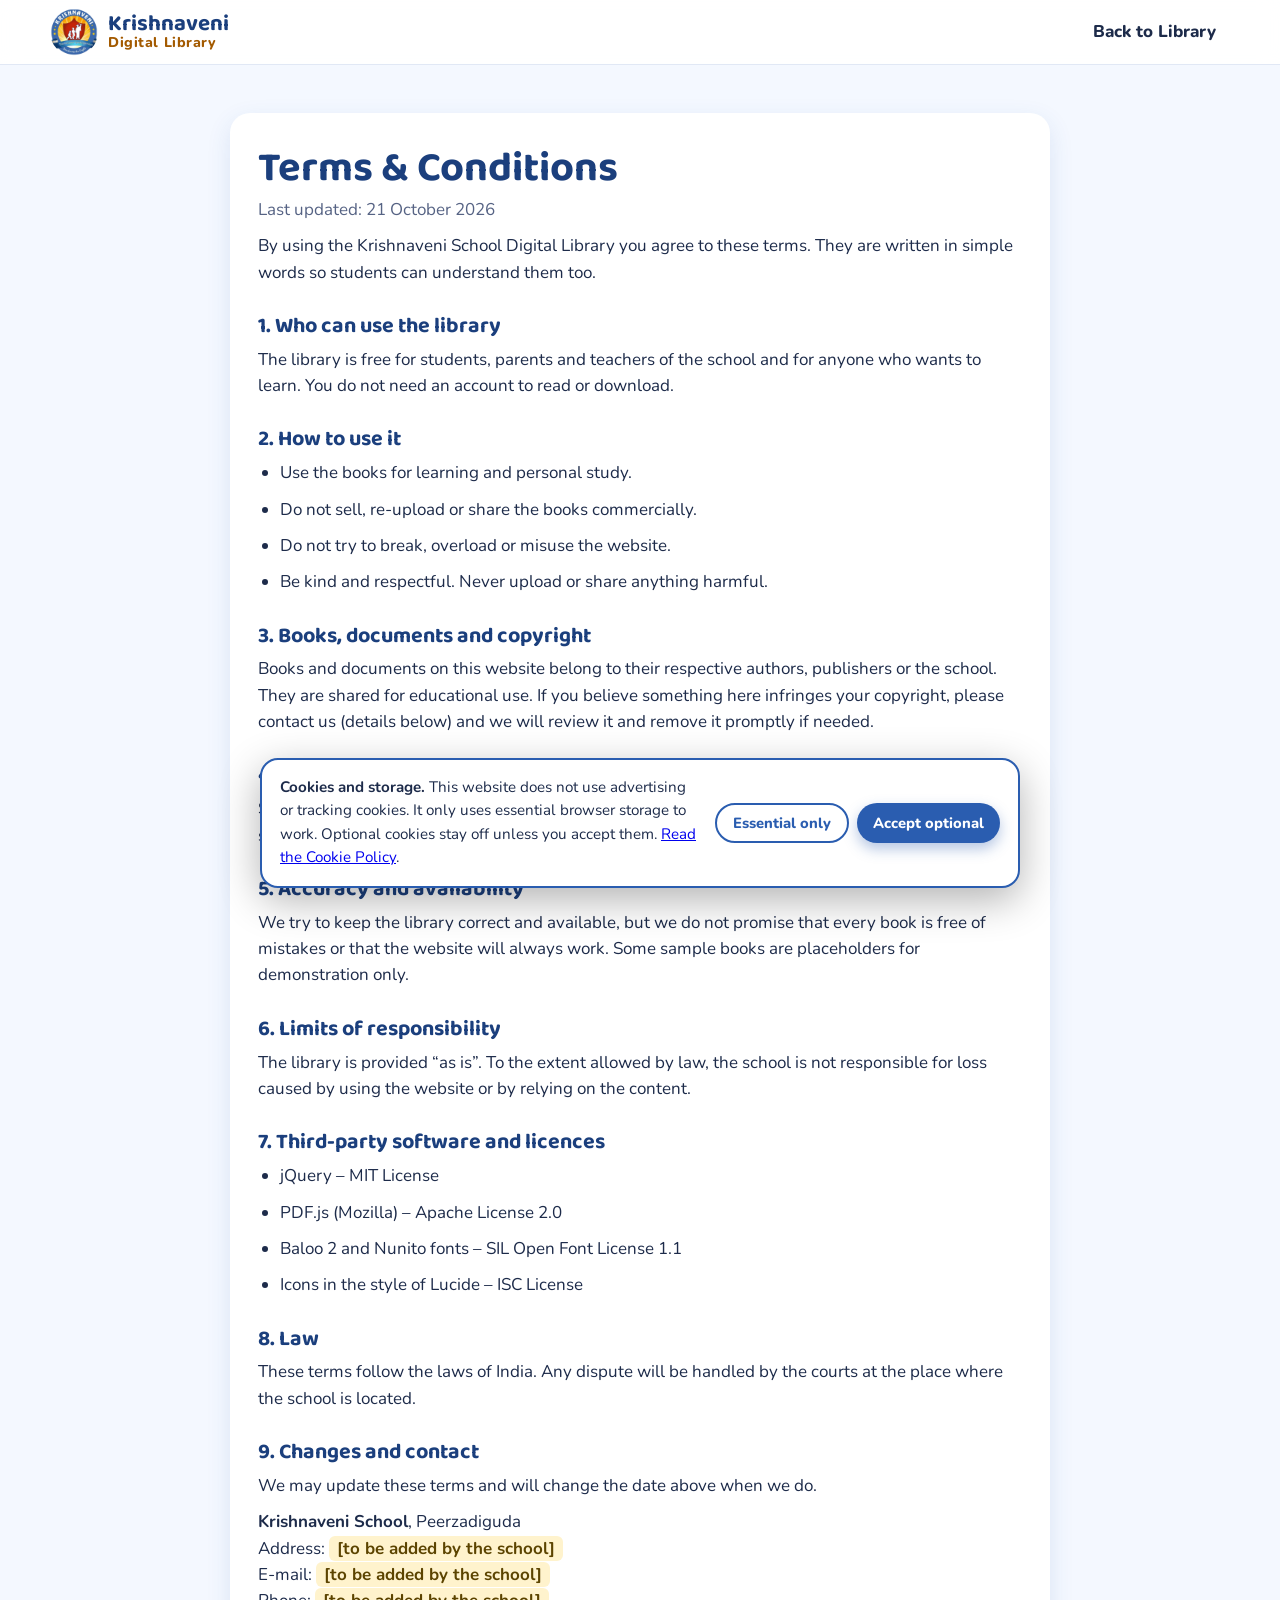
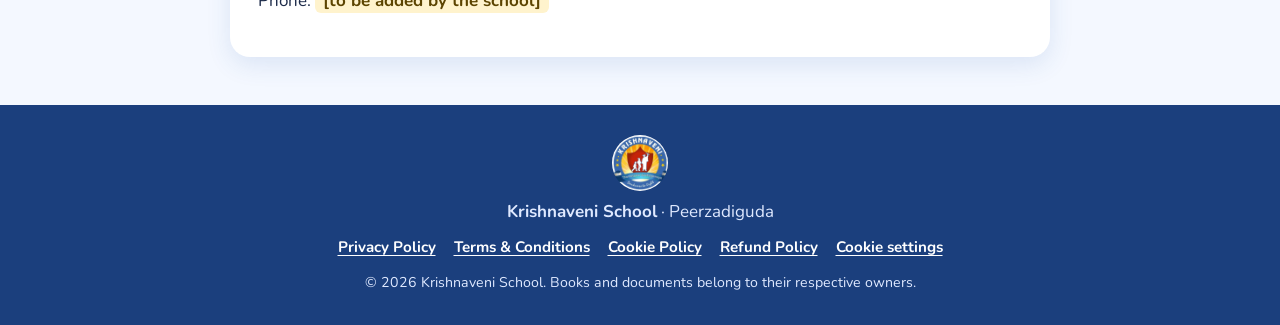
<file: terms.html>
<!DOCTYPE html>
<html lang="en">
<head>
  <meta charset="UTF-8">
  <meta name="viewport" content="width=device-width, initial-scale=1">
  <title>Terms &amp; Conditions - Krishnaveni Digital Library</title>
  <meta name="description" content="Terms of use for the Krishnaveni School Digital Library.">
  <link rel="icon" href="assets/logo.jpeg">
  <meta name="referrer" content="no-referrer">
  <link rel="stylesheet" href="css/fonts.css">
  <link rel="stylesheet" href="css/style.css">
</head>
<body>
<a class="skip-link" href="#main">Skip to main content</a>
<header class="site-header">
  <div class="container header-inner">
    <a href="index.html" class="brand">
      <img src="assets/logo.jpeg" alt="Krishnaveni School logo">
      <span><strong>Krishnaveni</strong><small>Digital Library</small></span>
    </a>
    <nav class="main-nav admin-nav" aria-label="Main">
      <a href="index.html">Back to Library</a>
    </nav>
  </div>
</header>

<main id="main" class="section">
  <div class="container legal">
    <h1>Terms &amp; Conditions</h1>
    <p class="muted">Last updated: <span data-school="updated"></span></p>

    <p>By using the Krishnaveni School Digital Library you agree to these terms. They are written in simple words so students can understand them too.</p>

    <h2>1. Who can use the library</h2>
    <p>The library is free for students, parents and teachers of the school and for anyone who wants to learn. You do not need an account to read or download.</p>

    <h2>2. How to use it</h2>
    <ul>
      <li>Use the books for learning and personal study.</li>
      <li>Do not sell, re-upload or share the books commercially.</li>
      <li>Do not try to break, overload or misuse the website.</li>
      <li>Be kind and respectful. Never upload or share anything harmful.</li>
    </ul>

    <h2>3. Books, documents and copyright</h2>
    <p>Books and documents on this website belong to their respective authors, publishers or the school. They are shared for educational use. If you believe something here infringes your copyright, please contact us (details below) and we will review it and remove it promptly if needed.</p>

    <h2>4. Staff and admin responsibilities</h2>
    <p>Staff who upload documents must have the right to share them, must not upload personal details of students or staff, and must keep the admin password private.</p>

    <h2>5. Accuracy and availability</h2>
    <p>We try to keep the library correct and available, but we do not promise that every book is free of mistakes or that the website will always work. Some sample books are placeholders for demonstration only.</p>

    <h2>6. Limits of responsibility</h2>
    <p>The library is provided &ldquo;as is&rdquo;. To the extent allowed by law, the school is not responsible for loss caused by using the website or by relying on the content.</p>

    <h2>7. Third-party software and licences</h2>
    <ul>
      <li>jQuery &ndash; MIT License</li>
      <li>PDF.js (Mozilla) &ndash; Apache License 2.0</li>
      <li>Baloo 2 and Nunito fonts &ndash; SIL Open Font License 1.1</li>
      <li>Icons in the style of Lucide &ndash; ISC License</li>
    </ul>

    <h2>8. Law</h2>
    <p>These terms follow the laws of India. Any dispute will be handled by the courts at the place where the school is located.</p>

    <h2>9. Changes and contact</h2>
    <p>We may update these terms and will change the date above when we do.</p>
    <p><strong data-school="name">Krishnaveni School</strong>, <span data-school="location"></span><br>Address: <span data-school="address"></span><br>E-mail: <span data-school="email"></span><br>Phone: <span data-school="phone"></span></p>

  </div>
</main>

<footer class="site-footer">
  <div class="container">
    <img src="assets/logo.jpeg" alt="">
    <p><strong data-school="name">Krishnaveni School</strong> &middot; <span data-school="location" data-optional></span></p>
    <p class="footer-contact" data-footer-contact></p>
    <nav class="footer-links" aria-label="Legal and policies">
      <a href="privacy.html">Privacy Policy</a>
      <a href="terms.html">Terms &amp; Conditions</a>
      <a href="cookies.html">Cookie Policy</a>
      <a href="refund.html">Refund Policy</a>
      <button type="button" class="link-btn" data-cookie-settings>Cookie settings</button>
    </nav>
    <small>&copy; <span data-year></span> <span data-school="name">Krishnaveni School</span>. Books and documents belong to their respective owners.</small>
  </div>
</footer>

<script src="js/books.js"></script>
<script src="js/site.js"></script>
</body>
</html>
</file>
<file: css/fonts.css>
/* Self-hosted fonts (Baloo 2 and Nunito, SIL Open Font License 1.1).
   Hosted locally so visitors' browsers do not contact Google. */
@font-face {
  font-family: "Baloo 2"; font-style: normal; font-weight: 600 800; font-display: swap;
  src: url("../vendor/fonts/baloo2-latin.woff2") format("woff2");
}
@font-face {
  font-family: "Nunito"; font-style: normal; font-weight: 400 800; font-display: swap;
  src: url("../vendor/fonts/nunito-latin.woff2") format("woff2");
}
</file>
<file: css/style.css>
/* ===== Tokens ===== */
:root {
  --blue: #2a5db0;
  --blue-dark: #1b3f7d;
  --orange: #f5a623;
  --red: #c0392b;
  --bg: #f4f8ff;
  --card: #ffffff;
  --text: #1d2b4a;
  --muted: #566384;
  --orange-text: #a35a00;
  --line: #e1e8f5;
  --radius: 20px;
  --shadow: 0 8px 24px rgba(42, 93, 176, .12);
  --head: "Baloo 2", "Nunito", system-ui, sans-serif;
}

* { box-sizing: border-box; }
html { scroll-behavior: smooth; scroll-padding-top: 80px; }
body {
  margin: 0; font-family: "Nunito", system-ui, sans-serif; font-size: 17px;
  color: var(--text); background: var(--bg); line-height: 1.55;
  -webkit-text-size-adjust: 100%;
}
img { max-width: 100%; display: block; }
h1, h2, h3 { font-family: var(--head); line-height: 1.15; margin: 0; }
.container { width: min(1180px, 100% - 32px); margin-inline: auto; }
.hidden { display: none !important; }
.muted { color: var(--muted); }
:focus-visible { outline: 3px solid var(--orange); outline-offset: 2px; }

/* ===== Buttons ===== */
.btn {
  display: inline-flex; align-items: center; justify-content: center; gap: 6px;
  font: 800 1rem "Nunito", sans-serif; border: 0; border-radius: 999px;
  padding: 12px 22px; cursor: pointer; text-decoration: none;
  transition: transform .15s, box-shadow .15s, background .15s; min-height: 44px;
}
.btn:hover { transform: translateY(-2px); }
.btn-primary { background: var(--blue); color: #fff; box-shadow: 0 6px 14px rgba(42, 93, 176, .35); }
.btn-primary:hover { background: var(--blue-dark); }
.btn-accent { background: var(--orange); color: #3a2600; box-shadow: 0 6px 14px rgba(245, 166, 35, .4); }
.btn-ghost { background: #fff; color: var(--blue); border: 2px solid var(--blue); }
.btn-small { padding: 8px 16px; font-size: .92rem; min-height: 40px; }
.btn-block { width: 100%; }
.btn-admin { background: var(--blue-dark); color: #fff; }
.btn[disabled] { opacity: .6; cursor: wait; transform: none; }
.icon-btn {
  min-width: 40px; height: 40px; border: 0; border-radius: 12px; background: #eaf1ff;
  color: var(--blue-dark); font-size: 1rem; font-weight: 800; cursor: pointer;
}
.icon-btn:hover { background: #d6e5ff; }
.icon-btn.small { min-width: 32px; height: 32px; }

/* ===== Header ===== */
.site-header {
  position: sticky; top: 0; z-index: 50; background: rgba(255, 255, 255, .92);
  backdrop-filter: blur(10px); border-bottom: 1px solid var(--line);
}
.header-inner { display: flex; align-items: center; justify-content: space-between; padding: 8px 0; }
.brand { display: flex; align-items: center; gap: 10px; text-decoration: none; color: var(--text); }
.brand img { width: 48px; height: 48px; border-radius: 50%; }
.brand span { display: flex; flex-direction: column; line-height: 1.05; }
.brand strong { font-family: var(--head); font-size: 1.4rem; color: var(--blue-dark); }
.brand small { font-weight: 800; color: var(--orange-text); letter-spacing: .04em; }
.main-nav { display: flex; align-items: center; gap: 6px; }
.main-nav > a {
  padding: 8px 14px; border-radius: 999px; text-decoration: none; font-weight: 800; color: var(--text);
}
.main-nav > a:hover { background: #eaf1ff; color: var(--blue); }
.menu-toggle {
  display: none; width: 44px; height: 44px; border: 0; border-radius: 12px;
  background: #eaf1ff; font-size: 1.4rem; cursor: pointer;
}

/* ===== Hero ===== */
.hero {
  background: linear-gradient(135deg, #1b3f7d 0%, #2a5db0 60%, #2f64b5 100%);
  color: #fff; padding: 56px 0 72px; position: relative; overflow: hidden;
}
.hero::after {
  content: ""; position: absolute; left: 0; right: 0; bottom: -1px; height: 40px;
  background: var(--bg); border-radius: 50% 50% 0 0 / 100% 100% 0 0;
}
.hero-inner { display: grid; grid-template-columns: 1.2fr .8fr; align-items: center; gap: 32px; }
.hello {
  display: inline-block; margin: 0 0 12px; padding: 6px 14px; border-radius: 999px;
  background: rgba(255, 255, 255, .2); font-weight: 800;
}
.hero h1 { font-size: clamp(2.3rem, 6vw, 4rem); font-weight: 800; }
.hero h1 span { color: var(--orange); }
.lead { font-size: 1.15rem; max-width: 520px; opacity: .95; margin: 14px 0 24px; }
.hero-search {
  display: flex; align-items: center; gap: 8px; background: #fff; border-radius: 999px;
  padding: 6px 6px 6px 18px; max-width: 580px; box-shadow: 0 10px 30px rgba(10, 30, 80, .3);
}
.hero-search input {
  flex: 1; min-width: 0; border: 0; outline: 0; font: 700 1.05rem "Nunito", sans-serif;
  color: var(--text); background: transparent; padding: 10px 4px;
}
.hero-stats { display: flex; gap: 22px; list-style: none; padding: 0; margin: 22px 0 0; flex-wrap: wrap; }
.hero-stats b { font-family: var(--head); font-size: 1.6rem; color: var(--orange); margin-right: 4px; }
.hero-art { position: relative; display: grid; place-items: center; min-height: 280px; }
.hero-art img {
  width: min(260px, 70%); border-radius: 50%; border: 8px solid #fff;
  box-shadow: 0 16px 40px rgba(0, 0, 0, .3); animation: float 5s ease-in-out infinite;
}
.bubble {
  position: absolute; width: 62px; height: 62px; border-radius: 50%; background: #fff;
  display: grid; place-items: center; font-size: 1.8rem; box-shadow: var(--shadow);
  animation: float 4s ease-in-out infinite;
}
.b1 { top: 6%; left: 8%; } .b2 { top: 10%; right: 6%; animation-delay: -1s; }
.b3 { bottom: 8%; left: 4%; animation-delay: -2s; } .b4 { bottom: 4%; right: 10%; animation-delay: -3s; }
@keyframes float { 50% { transform: translateY(-12px); } }

/* ===== Sections ===== */
.section { padding: 48px 0; }
.section.alt { background: #fff; }
.section-title { font-size: clamp(1.7rem, 4vw, 2.3rem); color: var(--blue-dark); margin-bottom: 20px; }

/* ===== Filters ===== */
.filters { display: flex; gap: 14px; justify-content: space-between; align-items: center; flex-wrap: wrap; }
.chips { display: flex; gap: 8px; flex-wrap: wrap; }
.chip {
  border: 2px solid var(--line); background: #fff; color: var(--text); border-radius: 999px;
  padding: 8px 16px; font: 800 .98rem "Nunito", sans-serif; cursor: pointer; min-height: 42px;
  transition: all .15s;
}
.chip:hover { border-color: var(--blue); }
.chip.active { background: var(--blue); border-color: var(--blue); color: #fff; }
.grade-select { font-weight: 800; display: flex; align-items: center; gap: 8px; }
select, input[type=text], input[type=password], input[type=file] {
  font: 700 1rem "Nunito", sans-serif; color: var(--text); background: #fff;
  border: 2px solid var(--line); border-radius: 12px; padding: 10px 12px; width: 100%;
}
.grade-select select { width: auto; }
.result-info { color: var(--muted); font-weight: 700; margin: 14px 0; }

/* ===== Book cards ===== */
.book-grid { display: grid; grid-template-columns: repeat(auto-fill, minmax(230px, 1fr)); gap: 22px; }
.book-card {
  background: var(--card); border-radius: var(--radius); overflow: hidden; box-shadow: var(--shadow);
  display: flex; flex-direction: column; transition: transform .2s; animation: pop .35s both;
}
.book-card:hover { transform: translateY(-6px); }
@keyframes pop { from { opacity: 0; transform: translateY(12px) scale(.97); } }
.cover {
  position: relative; height: 170px; display: grid; place-items: center; font-size: 4rem;
  color: #fff; background: linear-gradient(135deg, var(--c1), var(--c2));
}
.cover::after {
  content: ""; position: absolute; left: 14px; top: 0; bottom: 0; width: 6px; background: rgba(255, 255, 255, .25);
}
.cover .emoji { filter: drop-shadow(0 4px 6px rgba(0, 0, 0, .25)); }
.badge {
  position: absolute; top: 10px; right: 10px; background: #fff; color: var(--blue-dark);
  font-weight: 800; font-size: .8rem; padding: 3px 10px; border-radius: 999px;
}
.badge.new { left: 28px; right: auto; background: var(--orange); color: #3a2600; }
.book-info { padding: 14px 16px 16px; display: flex; flex-direction: column; gap: 6px; flex: 1; }
.book-info h3 { font-size: 1.25rem; }
.book-cat { color: var(--muted); font-weight: 700; font-size: .9rem; }
.book-desc { margin: 0; font-size: .95rem; color: var(--muted); flex: 1; }
.book-actions { display: flex; gap: 8px; margin-top: 10px; }
.book-actions .btn { flex: 1; padding: 10px 8px; }
.empty { text-align: center; padding: 40px 0; color: var(--muted); }
.empty .big { font-size: 4rem; }

/* ===== Steps ===== */
.steps { display: grid; grid-template-columns: repeat(auto-fit, minmax(200px, 1fr)); gap: 18px; }
.step { background: var(--bg); border-radius: var(--radius); padding: 22px; text-align: center; }
.step span {
  display: inline-grid; place-items: center; width: 46px; height: 46px; border-radius: 50%;
  background: var(--orange); color: #3a2600; font: 800 1.4rem var(--head); margin-bottom: 8px;
}
.step h3 { font-size: 1.2rem; margin-bottom: 4px; }
.step p { margin: 0; color: var(--muted); }

/* ===== Footer ===== */
.site-footer { background: var(--blue-dark); color: #dfe9ff; text-align: center; padding: 30px 0; }
.site-footer img { width: 56px; height: 56px; border-radius: 50%; margin: 0 auto 8px; }
.site-footer p { margin: 0 0 4px; }

/* ===== Reader ===== */
.reader { position: fixed; inset: 0; z-index: 100; background: #3b4560; display: flex; flex-direction: column; }
.reader-bar {
  display: flex; align-items: center; gap: 10px; flex-wrap: wrap; padding: 8px 12px;
  background: #fff; box-shadow: 0 2px 10px rgba(0, 0, 0, .2);
}
.reader-title { font-size: 1.15rem; color: var(--blue-dark); flex: 1 1 140px; min-width: 0; white-space: nowrap; overflow: hidden; text-overflow: ellipsis; }
.reader-nav, .reader-zoom { display: flex; align-items: center; gap: 6px; font-weight: 800; }
.page-box { display: flex; align-items: center; gap: 4px; }
.page-box input { width: 58px; padding: 6px; text-align: center; }
.reader-search { display: flex; gap: 4px; flex: 0 1 260px; }
.reader-search input { padding: 8px 12px; }
.reader-body { flex: 1; display: flex; min-height: 0; position: relative; }
.reader-stage { flex: 1; overflow: auto; padding: 16px; text-align: center; -webkit-overflow-scrolling: touch; }
.page-wrap { position: relative; display: inline-block; background: #fff; box-shadow: 0 6px 24px rgba(0, 0, 0, .4); text-align: left; }
.page-wrap canvas { display: block; }
.reader-loading, .reader-error { color: #fff; margin-top: 18vh; font-weight: 800; padding: 0 20px; }
.reader-error { color: #ffd6d6; }
.spinner {
  width: 48px; height: 48px; border: 6px solid rgba(255, 255, 255, .3); border-top-color: var(--orange);
  border-radius: 50%; margin: 0 auto 12px; animation: spin 1s linear infinite;
}
@keyframes spin { to { transform: rotate(360deg); } }

/* PDF.js text layer (invisible text on top of canvas so it can be selected and highlighted) */
.textLayer { position: absolute; inset: 0; overflow: hidden; line-height: 1; opacity: 1; }
.textLayer > span, .textLayer > br { color: transparent; position: absolute; white-space: pre; cursor: text; transform-origin: 0 0; }
.textLayer ::selection { background: rgba(42, 93, 176, .3); }
.textLayer mark { background: rgba(255, 213, 0, .55); color: transparent; border-radius: 2px; padding: 0; }
.textLayer mark.current { background: rgba(255, 120, 0, .65); outline: 2px solid #ff7800; }

.results {
  width: 300px; background: #fff; display: flex; flex-direction: column; border-left: 1px solid var(--line);
}
.results-head { display: flex; justify-content: space-between; align-items: center; padding: 10px 12px; border-bottom: 1px solid var(--line); gap: 8px; }
.results ul { list-style: none; margin: 0; padding: 0; overflow: auto; flex: 1; }
.results li {
  padding: 10px 14px; border-bottom: 1px solid var(--line); cursor: pointer; font-size: .92rem;
}
.results li:hover, .results li.active { background: #fff6e0; }
.results li b { color: var(--blue); display: block; font-size: .8rem; }
.results li mark { background: #ffe58a; padding: 0 2px; border-radius: 3px; }
.results .none { cursor: default; color: var(--muted); }

/* ===== Modal ===== */
.modal {
  position: fixed; inset: 0; z-index: 120; background: rgba(15, 25, 55, .65);
  display: flex; align-items: center; justify-content: center; padding: 16px; overflow: auto;
}
.modal-box {
  position: relative; background: #fff; border-radius: 24px; padding: 28px 24px; width: min(620px, 100%);
  max-height: 100%; overflow: auto; box-shadow: 0 20px 60px rgba(0, 0, 0, .4);
}
.modal-box.small-box { width: min(400px, 100%); }
.modal-box h2 { color: var(--blue-dark); margin-bottom: 8px; }
.modal-close {
  position: absolute; top: 12px; right: 12px; width: 40px; height: 40px; border: 0; border-radius: 50%;
  background: #eaf1ff; font-size: 1.1rem; cursor: pointer; z-index: 2;
}
.modal form label { display: block; font-weight: 800; margin: 14px 0 0; }
.modal form label input, .modal form label select { margin-top: 6px; }
.two-col { display: grid; grid-template-columns: 1fr 1fr; gap: 12px; }
.form-msg { min-height: 1.4em; margin: 10px 0; font-weight: 800; }
.form-msg.error { color: var(--red); }
.form-msg.ok { color: #14833b; }
.note { font-size: .88rem; margin-top: 16px; }

.toast {
  position: fixed; left: 50%; bottom: 24px; transform: translate(-50%, 120px); background: var(--blue-dark);
  color: #fff; padding: 12px 22px; border-radius: 999px; font-weight: 800; z-index: 200;
  transition: transform .3s; max-width: 90%; text-align: center;
}
.toast.show { transform: translate(-50%, 0); }

/* ===== Responsive ===== */
@media (max-width: 860px) {
  .hero-inner { grid-template-columns: 1fr; text-align: center; }
  .lead, .hero-search { margin-inline: auto; }
  .hero-stats { justify-content: center; }
  .hero-art { min-height: 200px; order: -1; }
  .hero-art img { width: 150px; }
  .bubble { width: 48px; height: 48px; font-size: 1.4rem; }
  .menu-toggle { display: block; }
  .main-nav {
    display: none; position: absolute; top: 100%; left: 0; right: 0; background: #fff; flex-direction: column;
    align-items: stretch; padding: 12px 16px 16px; border-bottom: 1px solid var(--line); box-shadow: var(--shadow);
  }
  .main-nav.open { display: flex; }
  .main-nav > a { padding: 12px 14px; }
  .reader-search { flex: 1 1 100%; order: 10; }
  .results {
    position: absolute; left: 0; right: 0; bottom: 0; width: auto; max-height: 45%;
    border-left: 0; border-radius: 18px 18px 0 0; box-shadow: 0 -6px 20px rgba(0, 0, 0, .3);
  }
}
@media (max-width: 520px) {
  body { font-size: 16px; }
  .hero { padding: 32px 0 60px; }
  .book-grid { grid-template-columns: 1fr 1fr; gap: 12px; }
  .cover { height: 120px; font-size: 3rem; }
  .book-info { padding: 10px; }
  .book-info h3 { font-size: 1.05rem; }
  .book-desc { display: none; }
  .book-actions { flex-direction: row; gap: 6px; }
  .book-actions .btn { padding: 8px 4px; font-size: .88rem; gap: 4px; min-width: 0; white-space: nowrap; }
  .reader-zoom span { display: none; }
  .two-col { grid-template-columns: 1fr; }
  .grade-select { width: 100%; } .grade-select select { flex: 1; }
}
@media (max-width: 360px) { .book-grid { grid-template-columns: 1fr; } }
@media (prefers-reduced-motion: reduce) { * { animation: none !important; transition: none !important; } }

/* ===== Icons (inline SVG sprite) ===== */
.ic { width: 1.2em; height: 1.2em; flex: none; fill: none; stroke: currentColor; stroke-width: 2; stroke-linecap: round; stroke-linejoin: round; vertical-align: -.2em; }
.icon-btn, .modal-close, .menu-toggle { display: inline-grid; place-items: center; padding: 0; }
.section-title, .modal-box h2 { display: flex; align-items: center; gap: 10px; }
.section-title .ic { color: var(--orange); width: 1.1em; height: 1.1em; }
.hello { display: inline-flex; align-items: center; gap: 8px; }
.chip { display: inline-flex; align-items: center; gap: 6px; }
.s-icon { display: grid; place-items: center; color: var(--blue); }
.bubble .ic { width: 28px; height: 28px; color: var(--blue); }
.cover .emoji .ic { width: 64px; height: 64px; stroke-width: 1.6; }
.empty .big .ic { width: 64px; height: 64px; stroke-width: 1.5; color: var(--blue); }
.form-msg .ic, .reader-error .ic { width: 1.3em; height: 1.3em; }
.results .none .ic { color: var(--red); }
.btn .ic { width: 1.15em; height: 1.15em; }
@media (max-width: 520px) { .cover .emoji .ic { width: 48px; height: 48px; } }

/* ===== Admin page ===== */
.admin-page { min-height: 100vh; }
.login-card { max-width: 400px; margin: 40px auto; background: #fff; border-radius: 24px; padding: 32px 26px; box-shadow: var(--shadow); text-align: center; }
.login-card h1 { font-size: 2rem; color: var(--blue-dark); margin: 10px 0 4px; }
.login-card form { text-align: left; }
.login-card label { display: block; font-weight: 800; margin-top: 14px; }
.login-card label input { margin-top: 6px; }
.login-icon { width: 64px; height: 64px; border-radius: 50%; background: #eaf1ff; color: var(--blue); display: grid; place-items: center; margin: 0 auto; }
.login-icon .ic { width: 30px; height: 30px; }
.dash-head { display: flex; justify-content: space-between; align-items: center; gap: 12px; flex-wrap: wrap; margin-bottom: 18px; }
.dash-head .section-title { margin: 0; }
.stat-tiles { display: grid; grid-template-columns: repeat(auto-fit, minmax(150px, 1fr)); gap: 14px; margin-bottom: 20px; }
.tile { background: #fff; border-radius: 16px; padding: 16px 18px; box-shadow: var(--shadow); border-left: 6px solid var(--blue); }
.tile:nth-child(2) { border-color: var(--orange); } .tile:nth-child(3) { border-color: #10a37f; } .tile:nth-child(4) { border-color: var(--red); }
.tile b { display: block; font: 800 2rem var(--head); color: var(--blue-dark); }
.tile span { color: var(--muted); font-weight: 700; font-size: .92rem; }
.admin-tools { display: flex; gap: 12px; flex-wrap: wrap; margin-bottom: 14px; }
.search-box { flex: 1 1 240px; display: flex; align-items: center; gap: 8px; background: #fff; border: 2px solid var(--line); border-radius: 12px; padding: 0 12px; color: var(--blue); }
.search-box input { border: 0; outline: 0; padding: 10px 0; background: transparent; }
.admin-tools select { width: auto; flex: 0 0 auto; min-width: 170px; }
.table-wrap { background: #fff; border-radius: 18px; box-shadow: var(--shadow); overflow: hidden; }
.doc-table { width: 100%; border-collapse: collapse; }
.doc-table th { text-align: left; background: #eaf1ff; color: var(--blue-dark); font-weight: 800; padding: 12px 14px; font-size: .92rem; }
.doc-table td { padding: 12px 14px; border-top: 1px solid var(--line); vertical-align: middle; }
.doc-table td b { display: block; }
.doc-table td small { display: block; color: var(--muted); max-width: 360px; }
.th-actions, .td-actions { text-align: right; white-space: nowrap; }
.td-actions .icon-btn { margin-left: 6px; text-decoration: none; }
.icon-danger { background: #ffe3e0; color: var(--red); }
.icon-danger:hover { background: #ffcfc9; }
.is-hidden td { opacity: .55; }
.is-hidden td.td-actions { opacity: 1; }
.pill { display: inline-block; padding: 3px 10px; border-radius: 999px; font-weight: 800; font-size: .8rem; }
.pill-blue { background: #dbe8ff; color: var(--blue-dark); }
.pill-orange { background: #ffe9bf; color: #7a4b00; }
.pill-red { background: #ffe3e0; color: var(--red); }
.form-actions { display: flex; justify-content: flex-end; gap: 10px; margin-top: 8px; }
.small-note { font-size: .9rem; margin: 12px 0 0; }
.modal form label small { font-weight: 600; color: var(--muted); }
.admin-nav a { display: inline-flex; align-items: center; gap: 6px; }
@media (max-width: 860px) { .admin-nav { display: flex !important; position: static; flex-direction: row; padding: 0; border: 0; box-shadow: none; background: none; } }
@media (max-width: 720px) {
  .doc-table thead { display: none; }
  .doc-table, .doc-table tbody, .doc-table tr, .doc-table td { display: block; width: 100%; }
  .doc-table tr { padding: 12px 14px; border-top: 1px solid var(--line); }
  .doc-table td { border: 0; padding: 3px 0; display: flex; justify-content: space-between; gap: 12px; text-align: right; }
  .doc-table td[data-label]::before { content: attr(data-label); font-weight: 800; color: var(--muted); text-align: left; }
  .doc-table td:first-child { display: block; text-align: left; font-size: 1.05rem; padding-bottom: 6px; }
  .doc-table td:first-child::before { content: none; }
  .doc-table td small { max-width: none; }
  .td-actions { justify-content: flex-end; padding-top: 8px !important; }
  .admin-tools select { width: 100%; }
  .brand small { display: block; }
}
.main-nav > a.btn-admin { background: var(--blue-dark); color: #fff; padding: 8px 16px; }
.main-nav > a.btn-admin:hover { background: var(--blue); color: #fff; }

.select-group { display: flex; gap: 14px; flex-wrap: wrap; }
.badge.year { top: 38px; background: var(--orange); color: #3a2600; }
.two-col.three { grid-template-columns: 1fr 1fr 1fr; }
.admin-tools select { min-width: 140px; }
@media (max-width: 520px) { .two-col.three { grid-template-columns: 1fr; } .select-group { width: 100%; } .select-group .grade-select { flex: 1; } }

/* Admin tabs and lists */
.tabs { display: flex; gap: 8px; margin-bottom: 22px; flex-wrap: wrap; }
.tab { border: 2px solid var(--line); background: #fff; color: var(--text); border-radius: 999px; padding: 10px 20px; font: 800 1rem "Nunito", sans-serif; cursor: pointer; min-height: 44px; }
.tab.active { background: var(--blue); border-color: var(--blue); color: #fff; }
.list-cards { display: grid; grid-template-columns: repeat(auto-fit, minmax(280px, 1fr)); gap: 18px; align-items: start; }
.list-card { background: #fff; border-radius: 18px; box-shadow: var(--shadow); padding: 16px 18px; }
.list-head { display: flex; justify-content: space-between; align-items: center; margin-bottom: 8px; }
.list-head h2 { font-size: 1.4rem; color: var(--blue-dark); }
.item-list { list-style: none; margin: 0; padding: 0; }
.item-list li { display: flex; align-items: center; gap: 10px; padding: 10px 0; border-top: 1px solid var(--line); }
.item-name { flex: 1; min-width: 0; }
.item-name b { display: block; overflow: hidden; text-overflow: ellipsis; white-space: nowrap; }
.item-name small { color: var(--muted); }
.swatch { width: 38px; height: 38px; border-radius: 12px; display: grid; place-items: center; color: #fff; flex: none; }
input[type=color] { height: 44px; padding: 4px; cursor: pointer; }

/* ===== Menu button + hero fixes ===== */
.menu-toggle { display: none; }
@media (max-width: 860px) {
  .menu-toggle { display: inline-grid; }
  .hero { padding: 28px 0 64px; }
  .hero-inner { gap: 18px; }
  .hero-art { min-height: 170px; }
  .hero-art img { width: 130px; border-width: 6px; }
  .b1 { top: 4%; left: 12%; } .b2 { top: 8%; right: 12%; } .b3 { bottom: 4%; left: 10%; } .b4 { bottom: 2%; right: 14%; }
  .hero h1 { font-size: clamp(2rem, 9vw, 3rem); }
  .lead { font-size: 1.02rem; margin: 10px auto 18px; }
}
@media (max-width: 520px) {
  .hero-search { padding: 4px 4px 4px 14px; gap: 4px; }
  .hero-search input { font-size: 1rem; padding: 10px 2px; }
  .hero-search .btn { padding: 10px 16px; min-height: 42px; }
  .hero-stats { gap: 14px; font-size: .95rem; }
  .bubble { width: 42px; height: 42px; } .bubble .ic { width: 22px; height: 22px; }
}
@media (max-width: 380px) { .hero-search .btn { padding: 10px 12px; } .brand strong { font-size: 1.2rem; } .brand img { width: 40px; height: 40px; } }

/* ===== Mobile: centre the text ===== */
@media (max-width: 860px) {
  .section-title { justify-content: center; text-align: center; }
  .filters { flex-direction: column; justify-content: center; align-items: center; }
  .chips, .select-group { justify-content: center; }
  .result-info, .empty { text-align: center; }
      .site-footer p, .site-footer small { text-align: center; }
  .site-footer p { padding: 0 8px; }
}
@media (max-width: 520px) {
  .book-info { text-align: center; align-items: center; }
  .book-actions { width: 100%; }
  .grade-select { justify-content: center; }
  .step { padding: 18px; }
  .steps { grid-template-columns: 1fr 1fr; gap: 12px; }
  .step h3 { font-size: 1.05rem; }
  .step p { font-size: .92rem; }
}
@media (max-width: 360px) { .steps { grid-template-columns: 1fr; } }

/* Library search box */
.library-search { display: flex; align-items: center; gap: 8px; background: #fff; border: 2px solid var(--line); border-radius: 999px; padding: 4px 8px 4px 16px; margin-bottom: 16px; color: var(--blue); max-width: 640px; }
.library-search:focus-within { border-color: var(--blue); }
.library-search input { flex: 1; min-width: 0; border: 0; outline: 0; background: transparent; padding: 10px 0; font: 700 1rem "Nunito", sans-serif; color: var(--text); }
@media (max-width: 860px) { .library-search { margin-inline: auto; } }

/* Subject icon picker */
.field-label { font-weight: 800; margin: 14px 0 6px; }
.field-label small { font-weight: 600; color: var(--muted); }
.icon-picker { display: grid; grid-template-columns: repeat(4, 1fr); gap: 8px; }
.icon-opt { display: flex; flex-direction: column; align-items: center; gap: 4px; padding: 8px 2px; border: 2px solid var(--line); border-radius: 12px; background: #fff; color: var(--muted); font: 700 .7rem "Nunito", sans-serif; cursor: pointer; min-height: 64px; }
.icon-opt .ic { width: 24px; height: 24px; }
.icon-opt:hover { border-color: var(--blue); color: var(--blue); }
.icon-opt.selected { border-color: var(--blue); background: #eaf1ff; color: var(--blue-dark); box-shadow: 0 0 0 2px var(--blue) inset; }
.icon-opt span { line-height: 1.1; text-align: center; }
@media (max-width: 380px) { .icon-picker { grid-template-columns: repeat(3, 1fr); } }

/* ===== Accessibility ===== */
::placeholder { color: #5b6785; opacity: 1; }
.skip-link { position: fixed; left: 12px; top: -60px; z-index: 300; background: var(--blue-dark); color: #fff; padding: 10px 18px; border-radius: 12px; font-weight: 800; text-decoration: none; transition: top .15s; }
.skip-link:focus { top: 12px; }
.chip[aria-pressed="true"] { background: var(--blue); border-color: var(--blue); color: #fff; }
.noscript { text-align: center; padding: 20px; font-weight: 800; background: #fff3cd; margin: 0; }
.modal form label.check { display: flex; gap: 10px; align-items: flex-start; font-weight: 600; }
.modal form label.check input { width: 22px; height: 22px; margin-top: 2px; flex: none; }

/* ===== Footer links, cookie banner, legal pages ===== */
.site-footer a, .link-btn { color: #fff; }
.footer-contact { margin: 0 0 6px; font-size: .95rem; }
.footer-links { display: flex; flex-wrap: wrap; justify-content: center; gap: 6px 18px; margin: 12px 0; }
.footer-links a, .link-btn { font: 700 .95rem "Nunito", sans-serif; text-decoration: underline; text-underline-offset: 3px; }
.link-btn { background: none; border: 0; padding: 0; cursor: pointer; }
.cookie-banner { position: fixed; left: 12px; right: 12px; bottom: 12px; z-index: 250; max-width: 760px; margin-inline: auto; background: #fff; border: 2px solid var(--blue); border-radius: 18px; padding: 16px 18px; box-shadow: 0 12px 40px rgba(0, 0, 0, .3); display: flex; gap: 14px; align-items: center; flex-wrap: wrap; }
.cookie-banner p { margin: 0; flex: 1 1 320px; font-size: .95rem; }
.cookie-actions { display: flex; gap: 8px; flex-wrap: wrap; }
.legal { max-width: 820px; background: #fff; border-radius: 20px; box-shadow: var(--shadow); padding: 32px 28px; }
.legal h1 { font-size: clamp(1.9rem, 5vw, 2.6rem); color: var(--blue-dark); margin-bottom: 4px; }
.legal h2 { font-size: 1.35rem; color: var(--blue-dark); margin: 28px 0 8px; }
.legal p, .legal li { margin: 0 0 10px; }
.legal ul { padding-left: 22px; margin: 0 0 10px; }
.legal table { width: 100%; border-collapse: collapse; margin: 8px 0 14px; font-size: .95rem; }
.legal th, .legal td { text-align: left; padding: 8px 10px; border: 1px solid var(--line); vertical-align: top; }
.legal th { background: #eaf1ff; }
.legal a { color: var(--blue); }
.todo { background: #fff3cd; color: #5c4400; padding: 1px 8px; border-radius: 6px; font-weight: 700; }
@media (max-width: 520px) { .legal { padding: 22px 16px; border-radius: 14px; } .cookie-actions { width: 100%; } .cookie-actions .btn { flex: 1; } }

/* ===== Responsive fixes (checked in a real browser) ===== */
.badge.year { top: auto; bottom: 10px; right: 10px; }
.book-actions .btn { min-width: 0; }
@media (max-width: 520px) {
  .book-actions .btn .ic { display: none; }
  .book-actions .btn { padding: 9px 2px; font-size: .82rem; }
}
.book-actions { margin-top: auto; }
@media (max-width: 860px) { .steps { grid-template-columns: 1fr 1fr; } }
.legal table { display: block; overflow-x: auto; -webkit-overflow-scrolling: touch; }
@media (max-width: 600px) { .legal th, .legal td { padding: 6px 8px; font-size: .88rem; } }
.admin-nav a, .admin-nav .btn { white-space: nowrap; }
@media (max-width: 520px) {
  .admin-nav .nav-text { display: none; }
  .admin-nav a { padding: 10px; }
  .admin-nav .btn { padding: 8px 12px; }
  .admin-nav { gap: 4px; }
}
@media (max-width: 520px) {
  .reader-bar { gap: 8px; padding: 6px 10px; }
  .reader-bar > #rClose { order: 0; } .reader-bar .reader-title { order: 1; flex: 1 1 0; }
  .reader-bar > #rDownload { order: 2; padding: 8px 12px; }
  .reader-bar .reader-nav { order: 3; } .reader-bar .reader-zoom { order: 4; margin-left: auto; }
  .reader-bar .reader-search { order: 5; }
  #rDownload .nav-text { display: none; }
}

/* ===== Admin: mobile polish ===== */
input[type=file]::file-selector-button { font: 800 .9rem "Nunito", sans-serif; background: #eaf1ff; color: var(--blue-dark); border: 0; border-radius: 999px; padding: 8px 14px; margin-right: 10px; cursor: pointer; }
input[type=color] { width: 100%; }
.modal-box .form-actions { position: sticky; bottom: -28px; background: #fff; padding: 12px 0 4px; margin: 10px 0 -24px; border-top: 1px solid var(--line); z-index: 3; }
@media (max-width: 520px) {
  .modal { padding: 10px; }
  .modal-box { padding: 22px 16px; border-radius: 20px; }
  .modal-box .form-actions { bottom: -22px; margin-bottom: -18px; }
  .form-actions .btn { flex: 1; }
  .tabs { display: grid; grid-template-columns: 1fr 1fr; gap: 8px; }
  .tab { border-radius: 16px; padding: 10px 8px; line-height: 1.2; font-size: .95rem; }
  .dash-head .btn { width: 100%; }
  .dash-head .section-title { font-size: 1.6rem; }
  .list-head h2 { font-size: 1.25rem; }
}
@media (max-width: 520px) { .form-actions .btn-ghost { flex: 0 0 auto; padding-inline: 18px; } .form-actions .btn-primary { flex: 1; white-space: nowrap; } }
.doc-table td:nth-child(n+2):not(.td-actions), .pill { white-space: nowrap; }
@media (max-width: 900px) and (min-width: 721px) { .doc-table th, .doc-table td { padding: 10px 8px; } .doc-table td small { max-width: 220px; } }

/* Relation check-boxes (subject -> classes, class -> years) */
.map-tools { display: flex; gap: 16px; margin-bottom: 8px; }
.link-btn.dark { color: var(--blue); font: 800 .9rem "Nunito", sans-serif; }
.check-grid { display: grid; grid-template-columns: repeat(auto-fill, minmax(96px, 1fr)); gap: 8px; }
.modal form label.chk { display: flex; align-items: center; gap: 8px; margin: 0; padding: 8px 10px; border: 2px solid var(--line); border-radius: 12px; font-weight: 700; cursor: pointer; min-height: 44px; }
.modal form label.chk input { width: 20px; height: 20px; margin: 0; flex: none; }
.modal form label.chk:has(input:checked) { border-color: var(--blue); background: #eaf1ff; }
.item-name small { display: block; }
select:disabled { background: #f1f4fa; color: #6b7694; cursor: not-allowed; }
.check-grid { grid-template-columns: repeat(auto-fill, minmax(112px, 1fr)); }
.modal form label.chk span { white-space: nowrap; }
</file>
